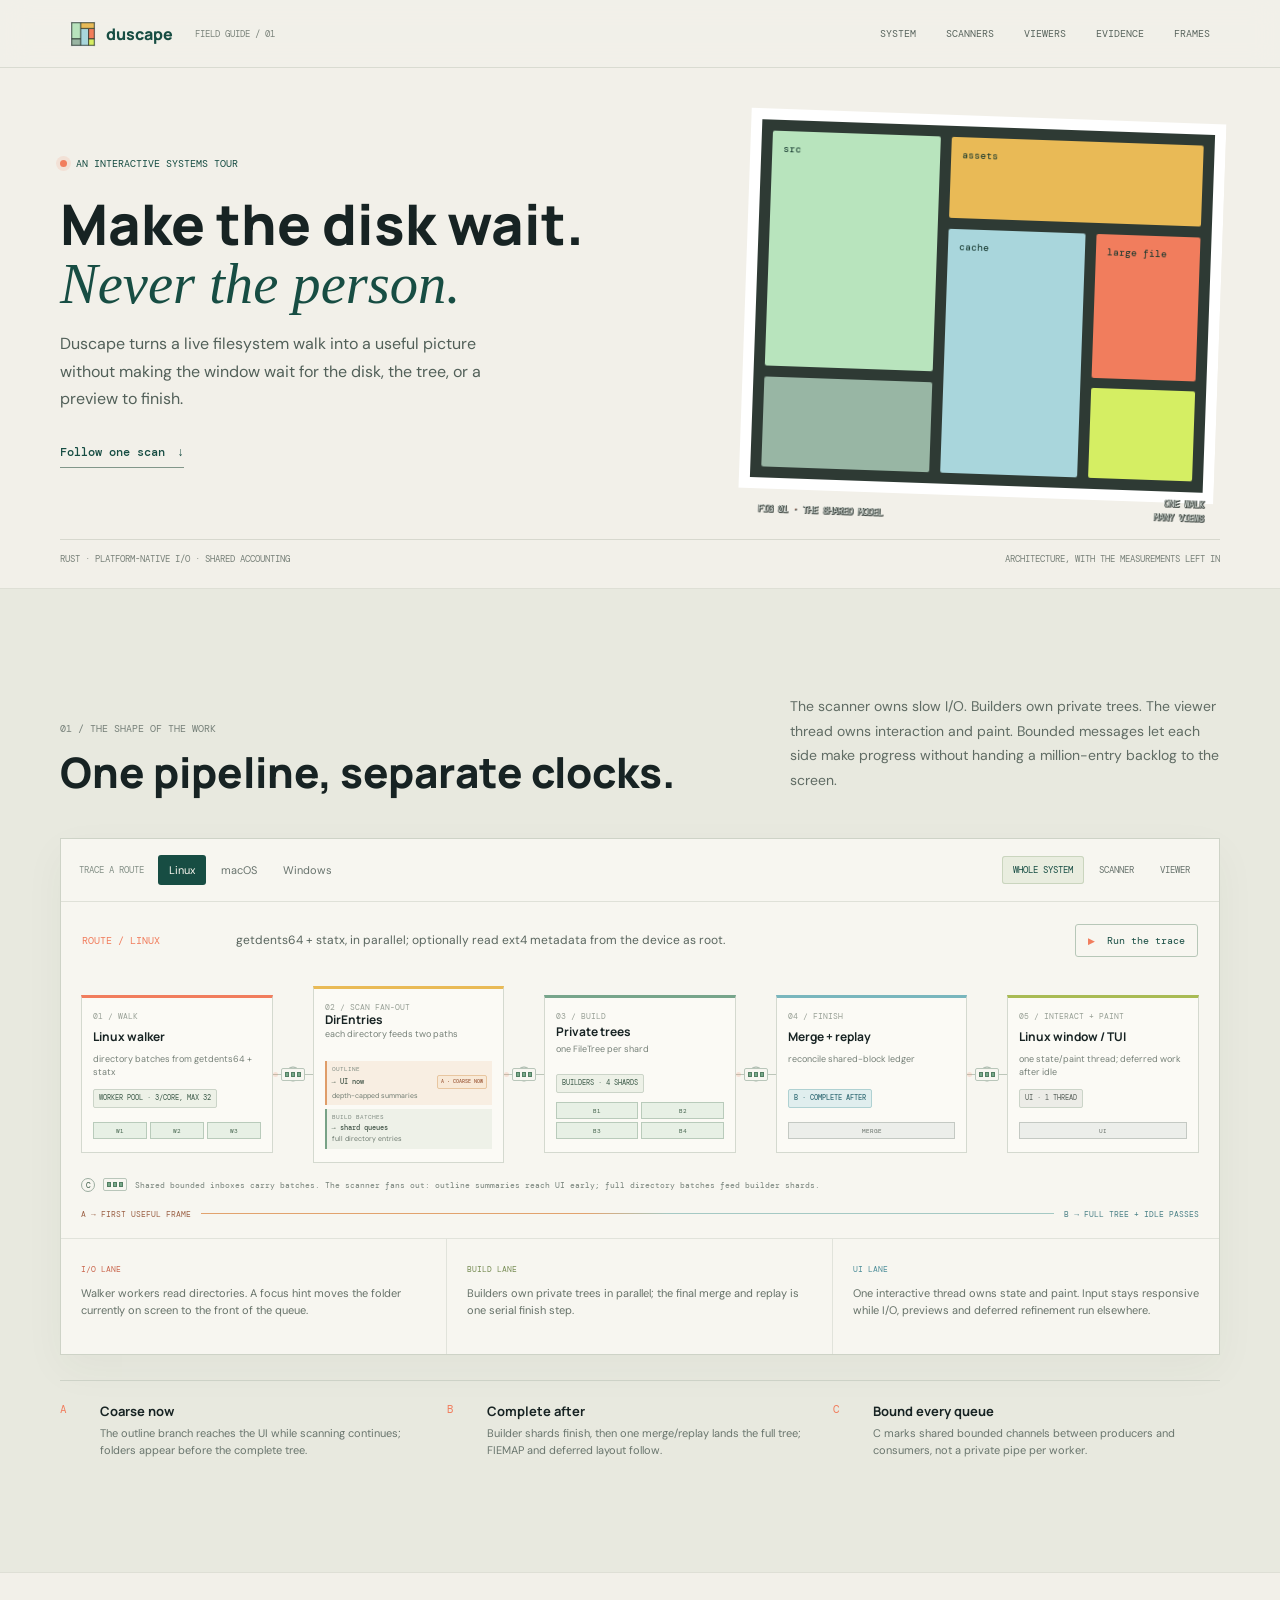
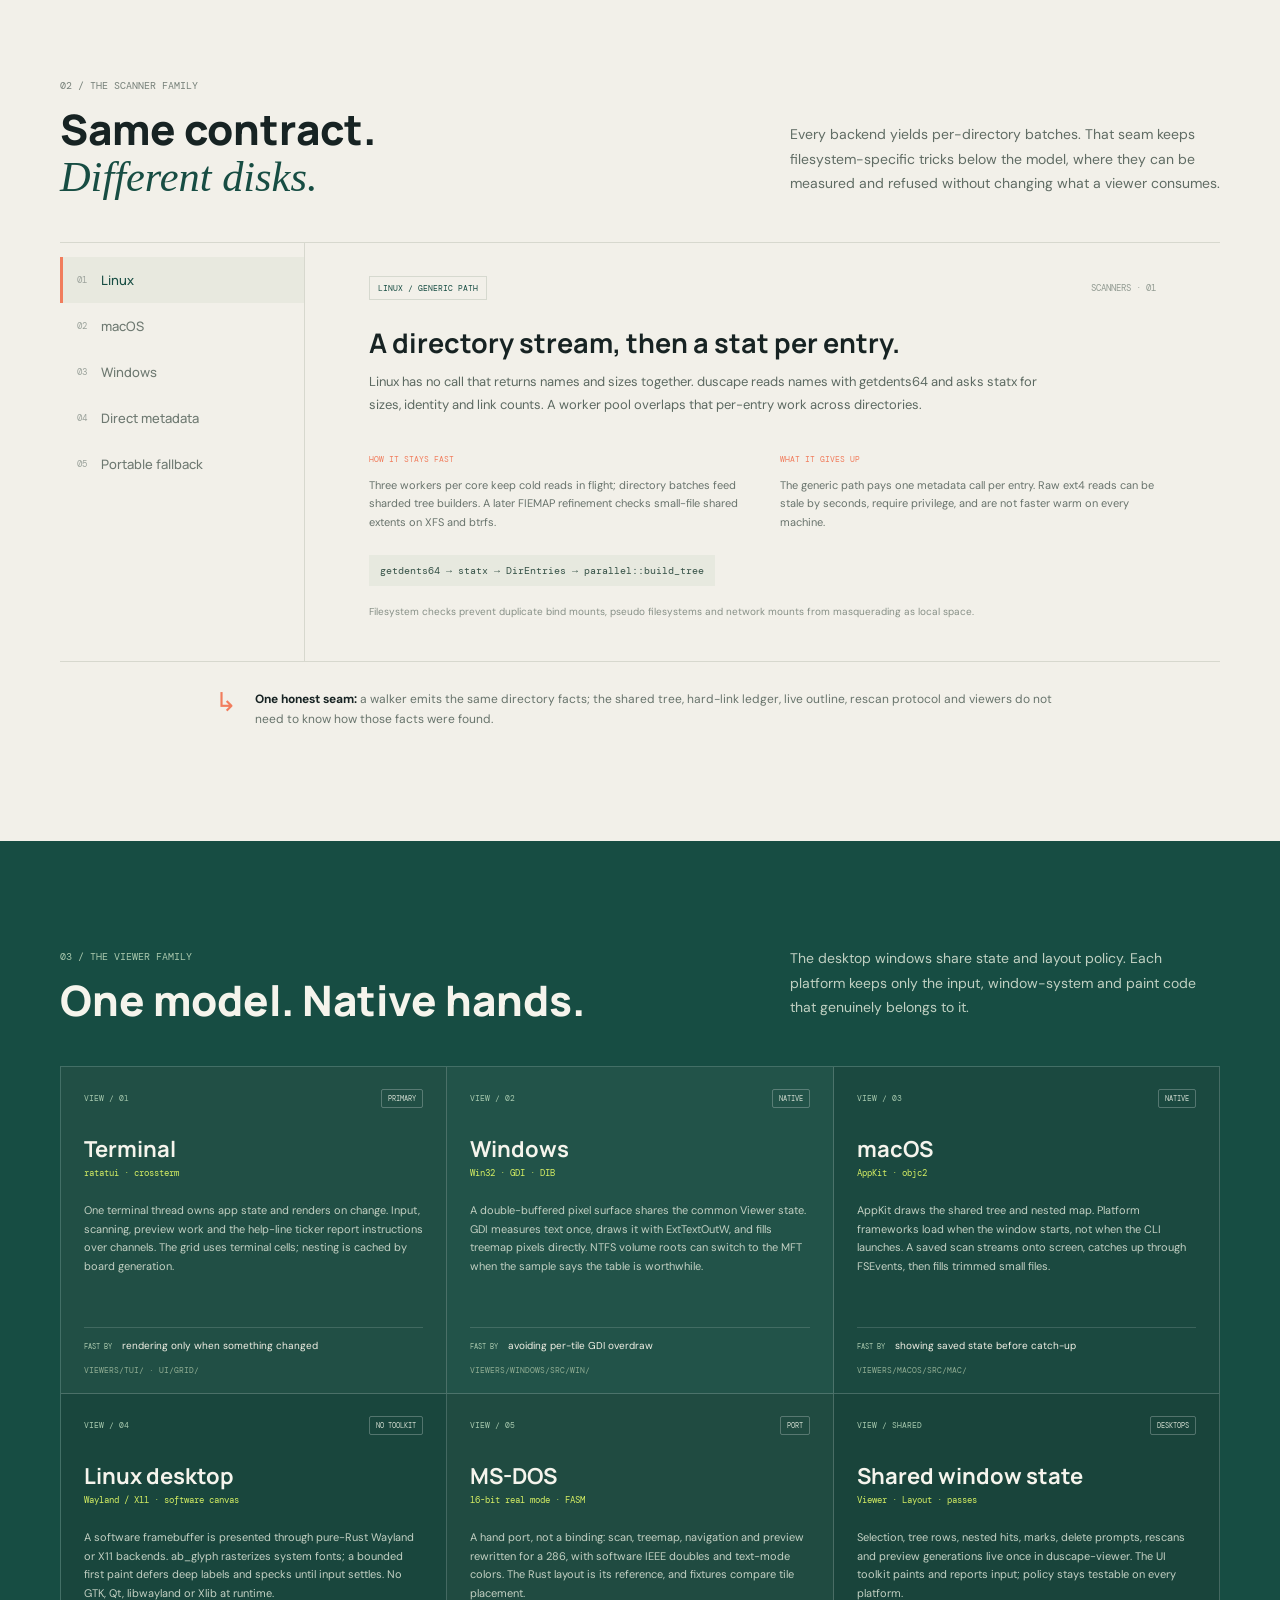
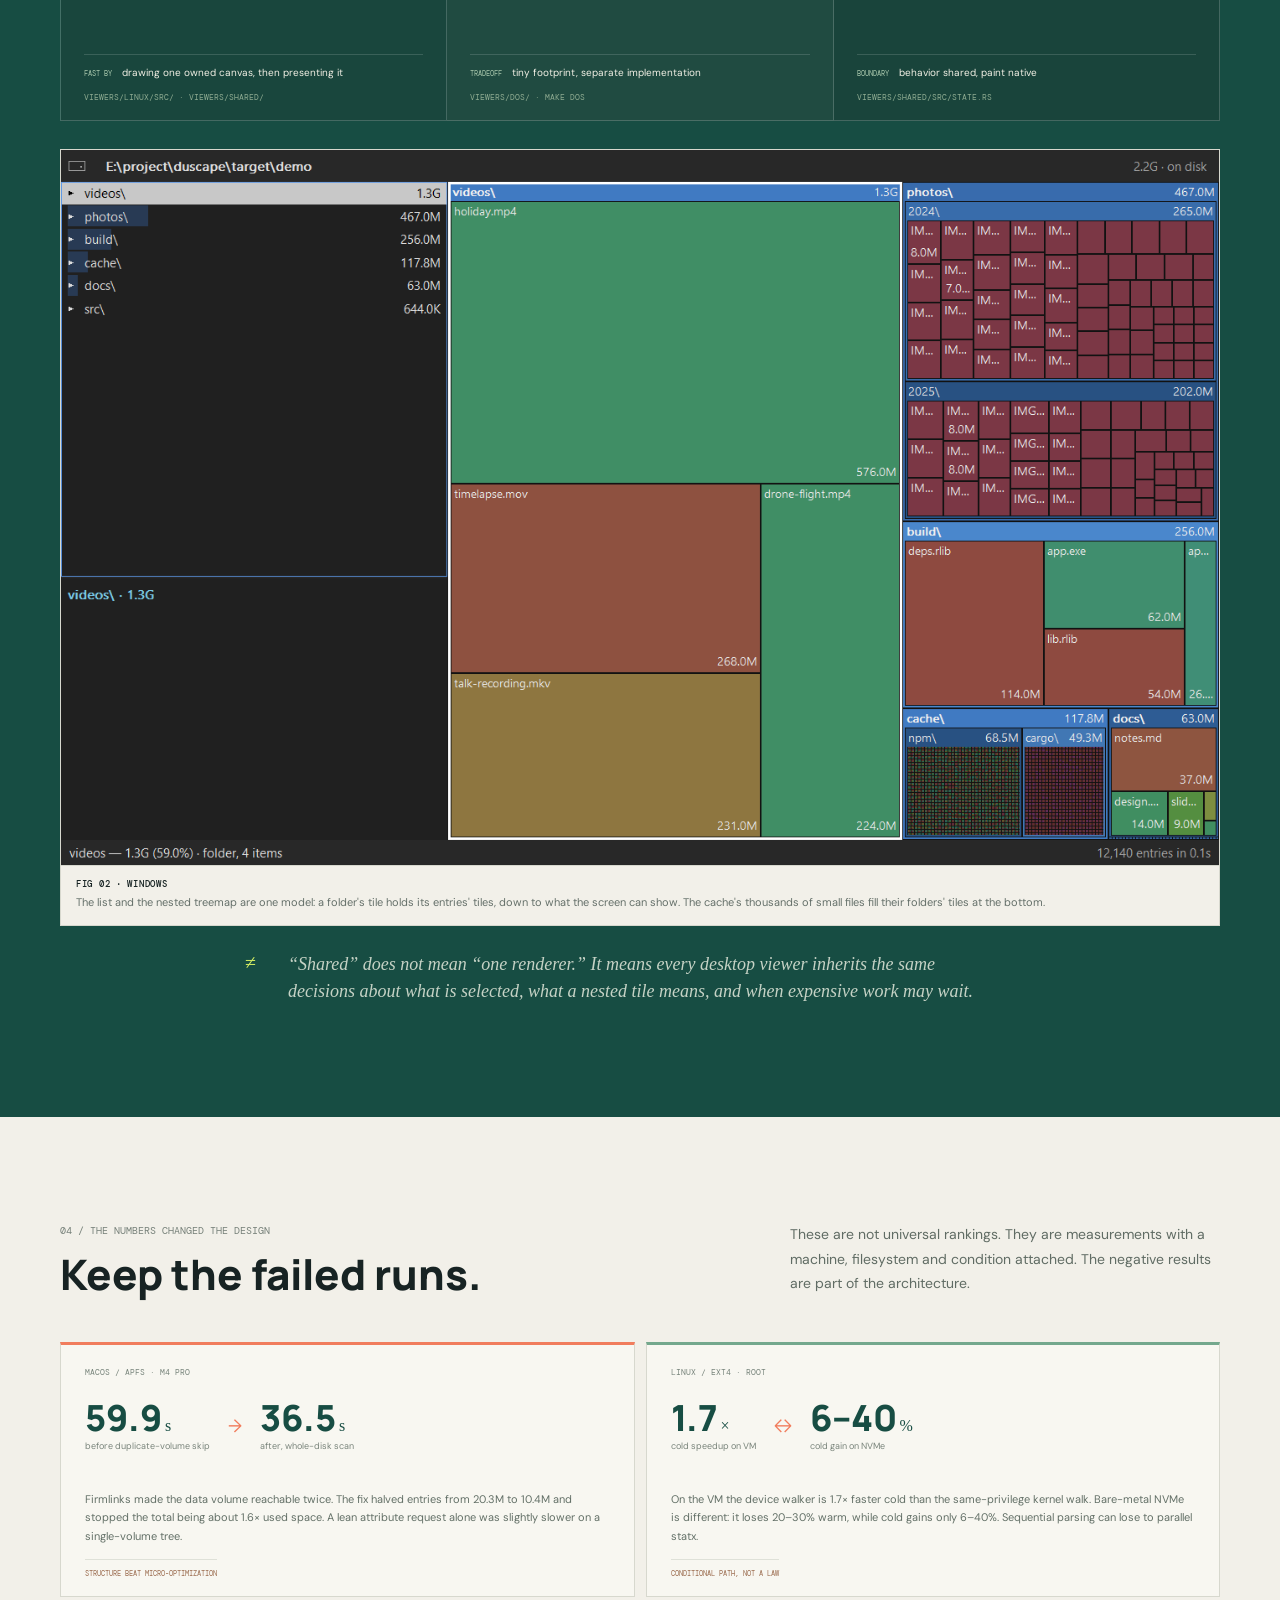
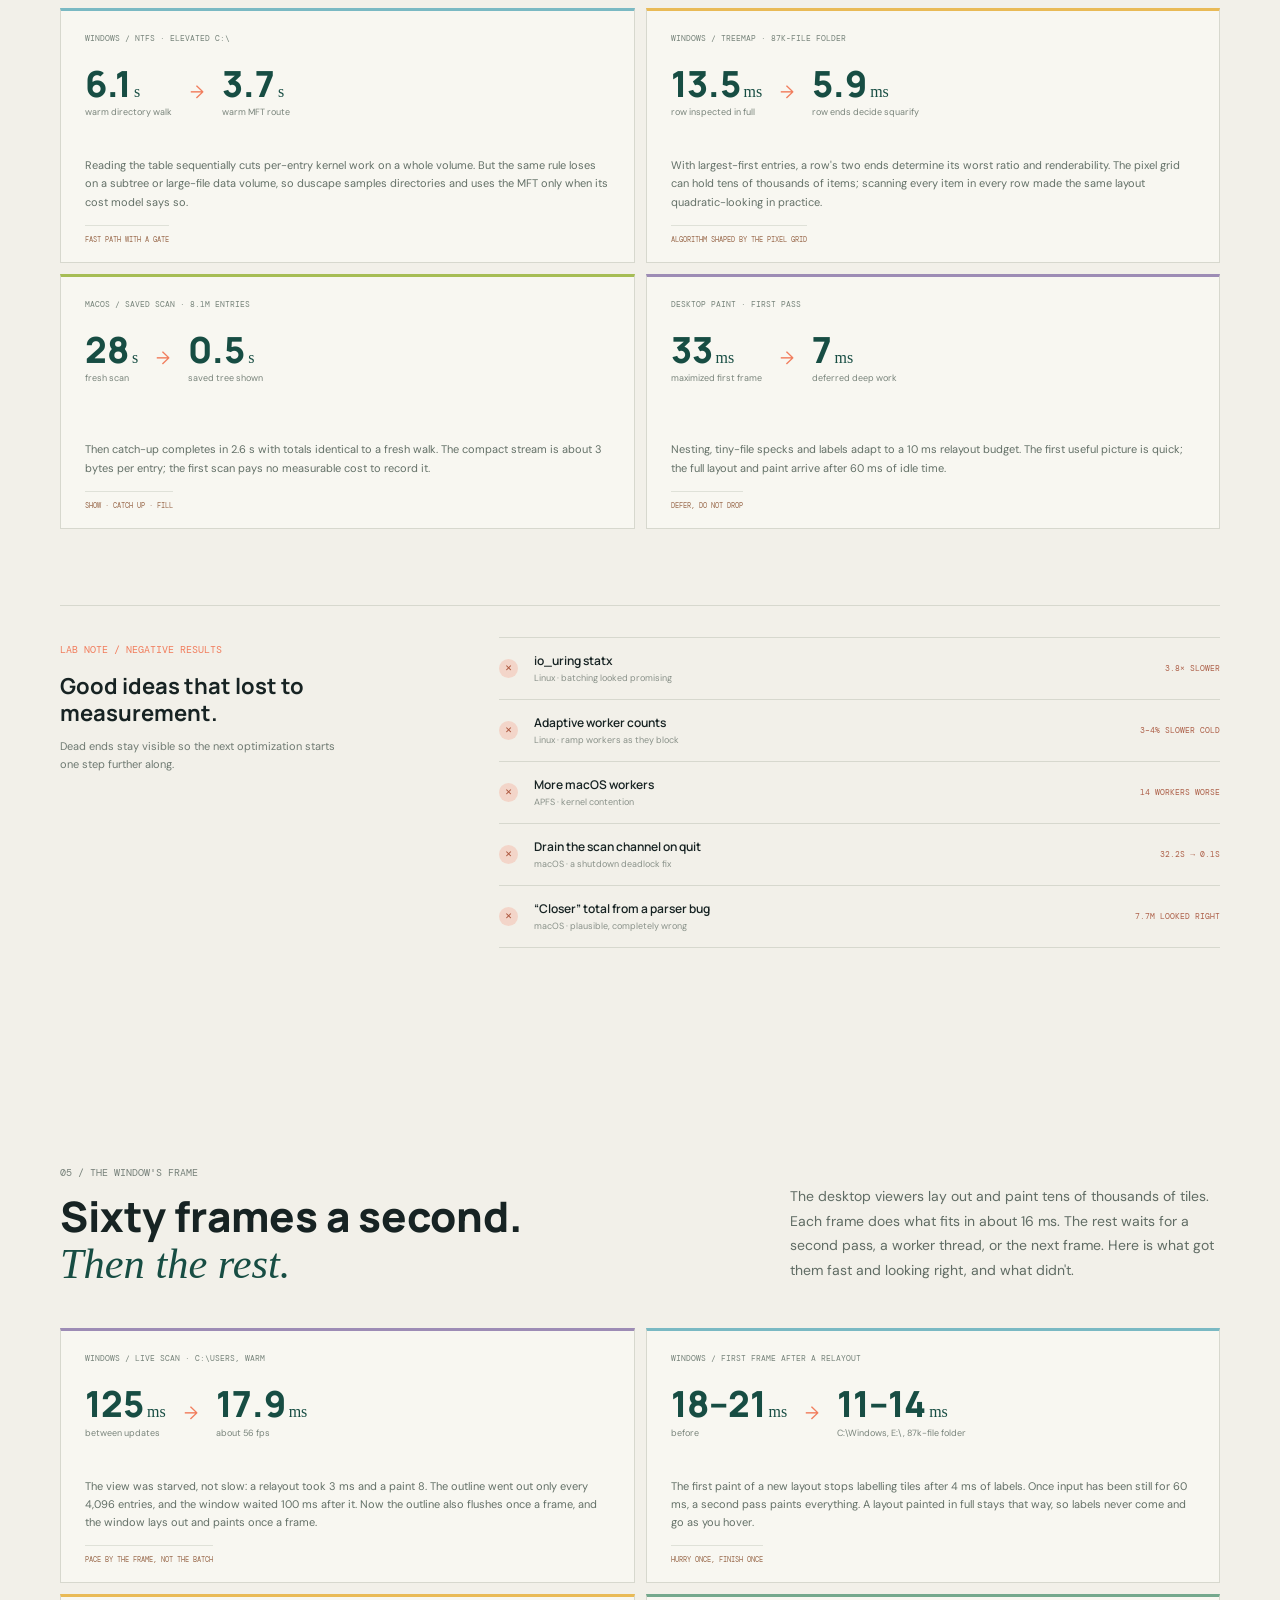
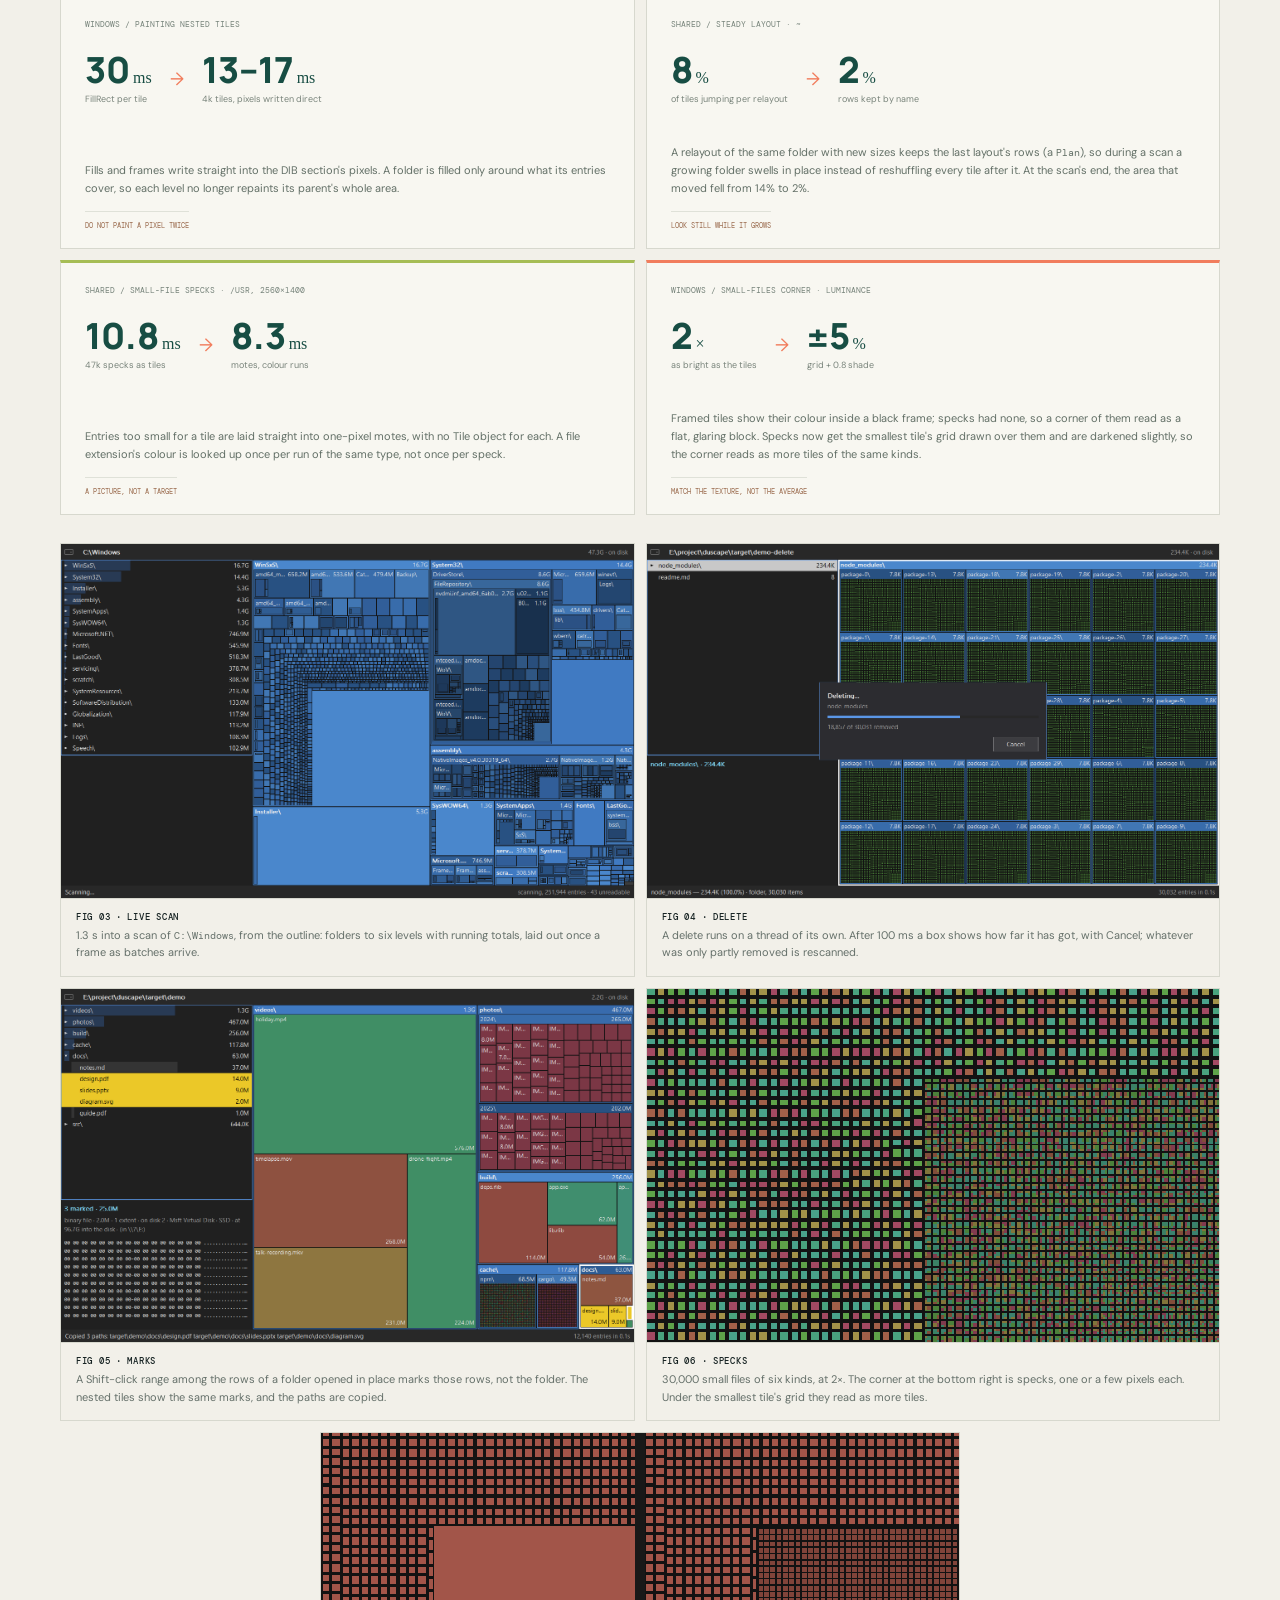
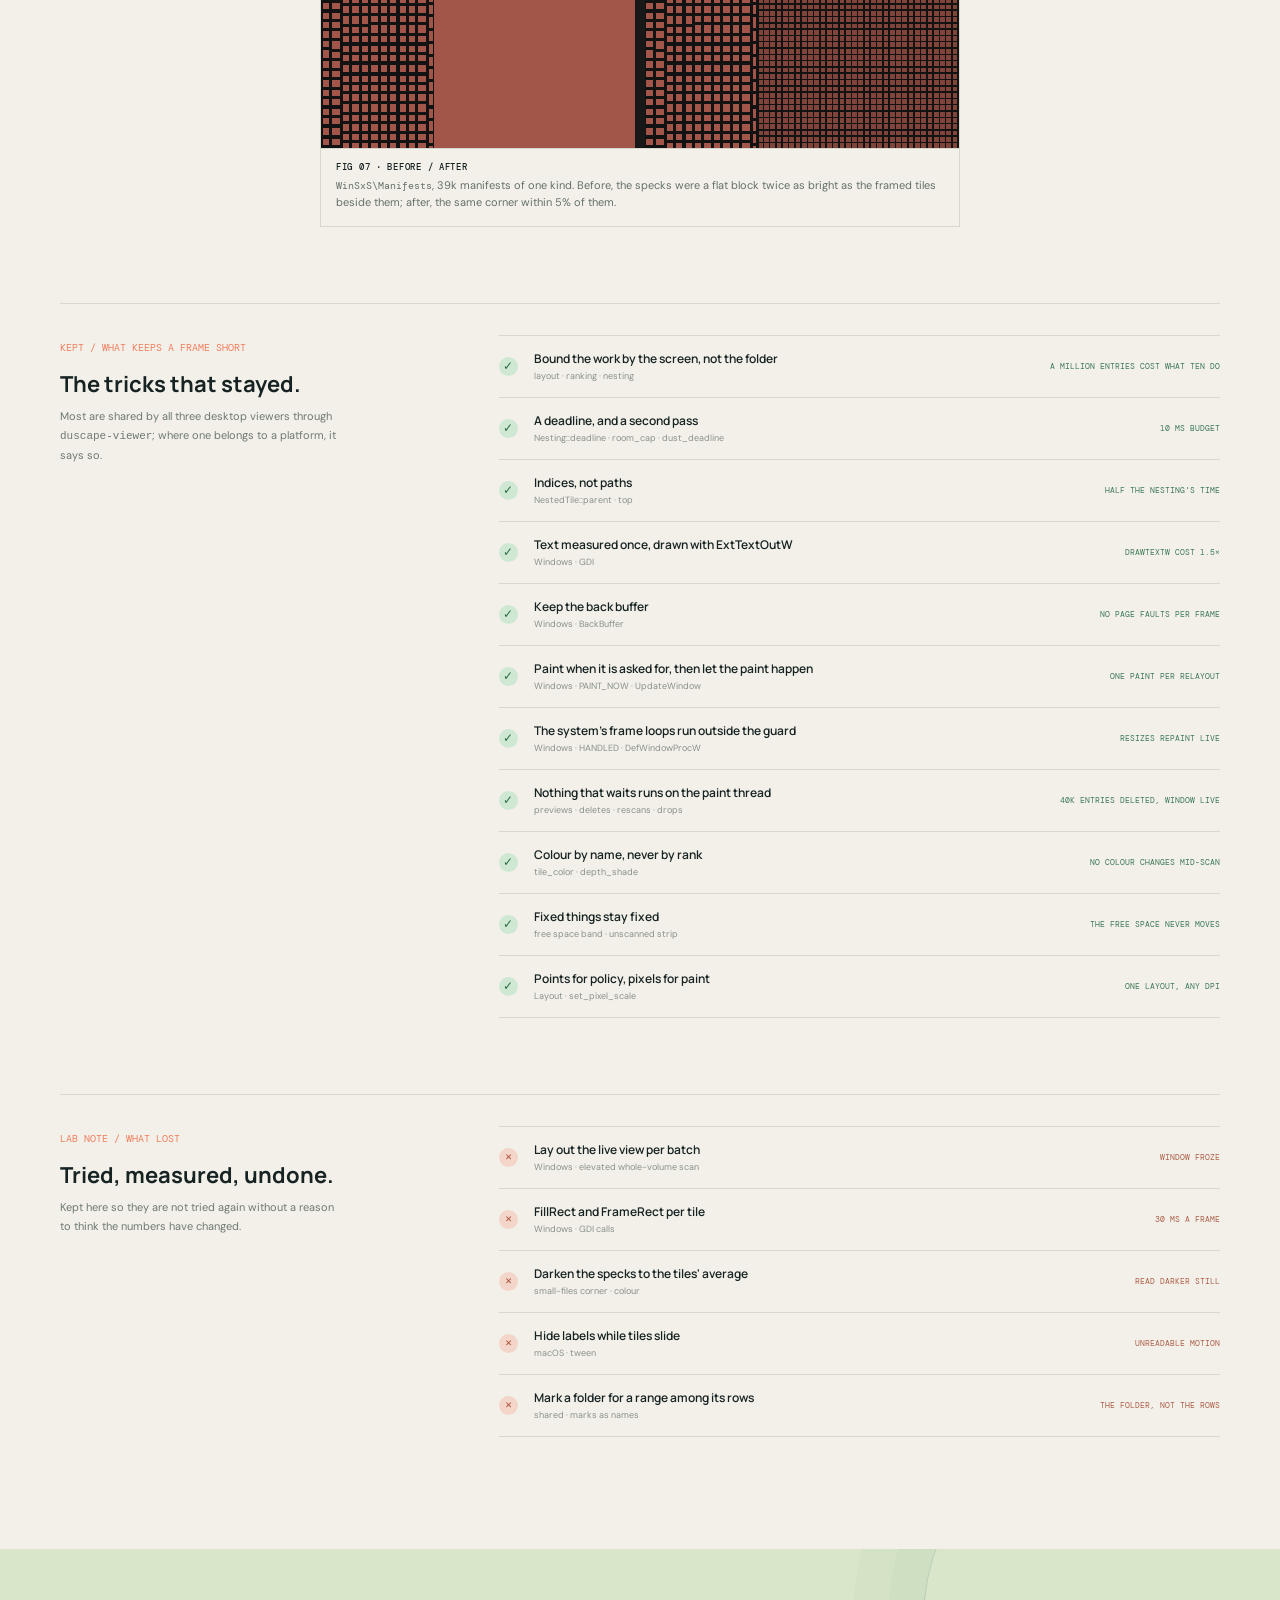
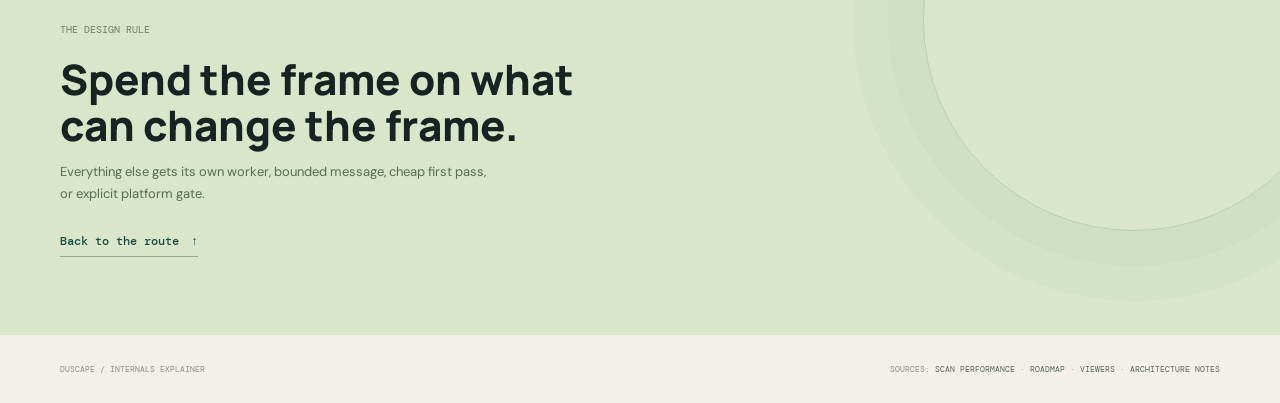
<file: docs/explainer/index.html>
<!doctype html>
<html lang="en">
<head>
  <meta charset="utf-8">
  <meta name="viewport" content="width=device-width, initial-scale=1">
  <meta name="theme-color" content="#f2f0e9">
  <title>Inside duscape | Systems, scanners, and speed</title>
  <link rel="icon" href="../../viewers/windows/duscape.ico" sizes="16x16 20x20 24x24 32x32 48x48 256x256" type="image/x-icon">
  <link rel="stylesheet" href="./explainer.css">
  <script type="module" src="./explainer.js"></script>
</head>
<body>
  <header class="topbar">
    <a class="wordmark" href="#top" aria-label="Duscape internals home"><img class="brand-icon" src="../../viewers/windows/duscape.ico" alt=""> duscape <span class="wordmark-note">FIELD GUIDE / 01</span></a>
    <nav aria-label="Page sections">
      <a href="#system">System</a><a href="#scanners">Scanners</a><a href="#viewers">Viewers</a><a href="#evidence">Evidence</a><a href="#frames">Frames</a>
    </nav>
  </header>

  <main id="top">
    <section class="hero page-width">
      <div class="hero-copy">
        <p class="eyebrow"><span class="eyebrow-dot"></span> An interactive systems tour</p>
        <h1>Make the disk wait.<br><em>Never the person.</em></h1>
        <p class="hero-intro">Duscape turns a live filesystem walk into a useful picture without making the window wait for the disk, the tree, or a preview to finish.</p>
        <a class="text-link" href="#system">Follow one scan <span aria-hidden="true">↓</span></a>
      </div>
      <div class="hero-art" aria-label="A treemap sketch composed of colored tiles">
        <div class="art-label">ONE WALK<br>MANY VIEWS</div><div class="tile tile-a"><span>src</span></div><div class="tile tile-b"><span>assets</span></div><div class="tile tile-c"><span>cache</span></div><div class="tile tile-d"><span>large file</span></div><div class="tile tile-e"></div><div class="tile tile-f"></div><div class="art-index">FIG 01 <span>·</span> THE SHARED MODEL</div>
      </div>
      <div class="hero-foot"><span>Rust · platform-native I/O · shared accounting</span><span>Architecture, with the measurements left in</span></div>
    </section>

    <section class="section system-section" id="system">
      <div class="page-width">
        <div class="section-heading"><div><p class="eyebrow">01 / The shape of the work</p><h2>One pipeline, separate clocks.</h2></div><p class="section-deck">The scanner owns slow I/O. Builders own private trees. The viewer thread owns interaction and paint. Bounded messages let each side make progress without handing a million-entry backlog to the screen.</p></div>
        <div class="explorer-shell">
          <div class="explorer-controls">
            <div class="control-group" role="group" aria-label="Choose a platform route"><span class="control-label">TRACE A ROUTE</span><button class="seg-button is-active" data-platform="linux" aria-pressed="true">Linux</button><button class="seg-button" data-platform="macos" aria-pressed="false">macOS</button><button class="seg-button" data-platform="windows" aria-pressed="false">Windows</button></div>
            <div class="control-group focus-controls" role="group" aria-label="Emphasize a pipeline layer"><button class="focus-button is-active" data-focus="all" aria-pressed="true">Whole system</button><button class="focus-button" data-focus="scan" aria-pressed="false">Scanner</button><button class="focus-button" data-focus="view" aria-pressed="false">Viewer</button></div>
          </div>
          <div class="route-caption" aria-live="polite"><span class="route-index" id="routeIndex">ROUTE / LINUX</span><p id="routeSummary">getdents64 + statx, in parallel; optionally read ext4 metadata from the device as root.</p><button class="run-button" id="runTrace" type="button"><span class="play-icon" aria-hidden="true">▶</span> Run the trace</button></div>
          <div class="pipeline" id="pipeline" data-focus="all" aria-label="Scan pipeline diagram">
            <div class="flow-node scan-node" data-layer="scan"><span class="node-kicker">01 / WALK</span><strong id="scannerNode">Linux walker</strong><small id="scannerNodeNote">directory batches from getdents64 + statx</small><span class="worker-badge" id="walkerWorkers">WORKER POOL · 3/CORE, MAX 32</span><div class="worker-bank worker-bank-walk" aria-hidden="true"><span class="worker-box">W1</span><span class="worker-box">W2</span><span class="worker-box">W3</span></div></div><div class="flow-link" aria-label="C: shared bounded message channel"><span class="flow-packet"></span><span class="channel-queue" aria-hidden="true"><i></i><i></i><i></i></span><span class="bound-marker">C</span></div>
            <div class="flow-node protocol-node" data-layer="scan"><span class="node-kicker">02 / SCAN FAN-OUT</span><strong>DirEntries</strong><small>each directory feeds two paths</small><div class="fanout-branches"><div class="fanout-branch fanout-live"><span>OUTLINE</span><strong>→ UI now</strong><small>depth-capped summaries</small><b class="principle-badge principle-a">A · COARSE NOW</b></div><div class="fanout-branch fanout-build"><span>BUILD BATCHES</span><strong>→ shard queues</strong><small>full directory entries</small></div></div></div><div class="flow-link" aria-label="C: shared bounded message channel"><span class="flow-packet"></span><span class="channel-queue" aria-hidden="true"><i></i><i></i><i></i></span><span class="bound-marker">C</span></div>
            <div class="flow-node build-node" data-layer="model"><span class="node-kicker">03 / BUILD</span><strong>Private trees</strong><small>one FileTree per shard</small><span class="worker-badge" id="builderWorkers">BUILDERS · 4 SHARDS</span><div class="worker-bank worker-bank-builders" id="builderBank" aria-hidden="true"><span class="worker-box" data-builder="1">B1</span><span class="worker-box" data-builder="2">B2</span><span class="worker-box" data-builder="3">B3</span><span class="worker-box" data-builder="4">B4</span></div></div><div class="flow-link" aria-label="C: shared bounded message channel"><span class="flow-packet"></span><span class="channel-queue" aria-hidden="true"><i></i><i></i><i></i></span><span class="bound-marker">C</span></div>
            <div class="flow-node model-node" data-layer="model"><span class="node-kicker">04 / FINISH</span><strong>Merge + replay</strong><small>reconcile shared-block ledger</small><span class="principle-badge principle-b">B · COMPLETE AFTER</span><div class="worker-bank worker-bank-serial" aria-label="One serial merge worker"><span class="worker-box">MERGE</span></div></div><div class="flow-link" aria-label="C: shared bounded message channel"><span class="flow-packet"></span><span class="channel-queue" aria-hidden="true"><i></i><i></i><i></i></span><span class="bound-marker">C</span></div>
            <div class="flow-node view-node" data-layer="view"><span class="node-kicker">05 / INTERACT + PAINT</span><strong id="viewerNode">Linux window / TUI</strong><small>one state/paint thread; deferred work after idle</small><span class="worker-badge worker-single" id="viewerWorkers">UI · 1 THREAD</span><div class="worker-bank worker-bank-serial" aria-label="One interactive UI thread"><span class="worker-box">UI</span></div></div>
          </div>
          <div class="channel-key"><span class="channel-key-mark">C</span><span class="channel-key-queue"><i></i><i></i><i></i></span><span>Shared bounded inboxes carry batches. The scanner fans out: outline summaries reach UI early; full directory batches feed builder shards.</span></div>
          <div class="pass-rail"><span class="pass-label">A → FIRST USEFUL FRAME</span><span class="pass-line"></span><span class="pass-label pass-later">B → FULL TREE + IDLE PASSES</span></div>
          <div class="lane-notes"><article><span class="lane-tag lane-io">I/O LANE</span><p id="ioLane">Walker workers read directories. A focus hint moves the folder currently on screen to the front of the queue.</p></article><article><span class="lane-tag lane-work">BUILD LANE</span><p>Builders own private trees in parallel; the final merge and replay is one serial finish step.</p></article><article><span class="lane-tag lane-ui">UI LANE</span><p>One interactive thread owns state and paint. Input stays responsive while I/O, previews and deferred refinement run elsewhere.</p></article></div>
        </div>
        <div class="principle-strip"><div><span class="principle-number">A</span><strong>Coarse now</strong><p>The outline branch reaches the UI while scanning continues; folders appear before the complete tree.</p></div><div><span class="principle-number">B</span><strong>Complete after</strong><p>Builder shards finish, then one merge/replay lands the full tree; FIEMAP and deferred layout follow.</p></div><div><span class="principle-number">C</span><strong>Bound every queue</strong><p>C marks shared bounded channels between producers and consumers, not a private pipe per worker.</p></div></div>
      </div>
    </section>

    <section class="section scanner-section" id="scanners">
      <div class="page-width">
        <div class="section-heading"><div><p class="eyebrow">02 / The scanner family</p><h2>Same contract.<br><em>Different disks.</em></h2></div><p class="section-deck">Every backend yields per-directory batches. That seam keeps filesystem-specific tricks below the model, where they can be measured and refused without changing what a viewer consumes.</p></div>
        <div class="scanner-layout">
          <div class="scanner-rail" role="tablist" aria-label="Scanner internals"><button class="scanner-tab is-active" id="tab-linux" role="tab" aria-selected="true" aria-controls="scanner-detail" data-scanner="linux"><span>01</span> Linux</button><button class="scanner-tab" id="tab-macos" role="tab" aria-selected="false" aria-controls="scanner-detail" data-scanner="macos"><span>02</span> macOS</button><button class="scanner-tab" id="tab-windows" role="tab" aria-selected="false" aria-controls="scanner-detail" data-scanner="windows"><span>03</span> Windows</button><button class="scanner-tab" id="tab-volume" role="tab" aria-selected="false" aria-controls="scanner-detail" data-scanner="volume"><span>04</span> Direct metadata</button><button class="scanner-tab" id="tab-portable" role="tab" aria-selected="false" aria-controls="scanner-detail" data-scanner="portable"><span>05</span> Portable fallback</button></div>
          <article class="scanner-detail" id="scanner-detail" role="tabpanel" aria-labelledby="tab-linux" aria-live="polite"><div class="detail-topline"><span class="detail-chip" id="scannerChip">LINUX / GENERIC PATH</span><span class="detail-index" id="scannerIndex">SCANNERS · 01</span></div><h3 id="scannerTitle">A directory stream, then a stat per entry.</h3><p class="detail-lead" id="scannerLead">Linux has no call that returns names and sizes together. duscape reads names with getdents64 and asks statx for sizes, identity and link counts. A worker pool overlaps that per-entry work across directories.</p><div class="detail-columns"><div><span class="mini-label">HOW IT STAYS FAST</span><p id="scannerFast">Three workers per core keep cold reads in flight; directory batches feed sharded tree builders. A later FIEMAP refinement checks small-file shared extents on XFS and btrfs.</p></div><div><span class="mini-label">WHAT IT GIVES UP</span><p id="scannerTradeoff">The generic path pays one metadata call per entry. Raw ext4 reads can be stale by seconds, require privilege, and are not faster warm on every machine.</p></div></div><div class="detail-code" id="scannerMechanism">getdents64 → statx → DirEntries → parallel::build_tree</div><div class="detail-foot" id="scannerFoot">Filesystem checks prevent duplicate bind mounts, pseudo filesystems and network mounts from masquerading as local space.</div></article>
        </div>
        <div class="scan-family-note"><span class="note-symbol">↳</span><p><strong>One honest seam:</strong> a walker emits the same directory facts; the shared tree, hard-link ledger, live outline, rescan protocol and viewers do not need to know how those facts were found.</p></div>
      </div>
    </section>

    <section class="section viewer-section" id="viewers">
      <div class="page-width">
        <div class="section-heading"><div><p class="eyebrow">03 / The viewer family</p><h2>One model. Native hands.</h2></div><p class="section-deck">The desktop windows share state and layout policy. Each platform keeps only the input, window-system and paint code that genuinely belongs to it.</p></div>
        <div class="viewer-grid">
          <article class="viewer-card viewer-terminal"><div class="viewer-card-head"><span class="viewer-index">VIEW / 01</span><span class="viewer-badge">PRIMARY</span></div><h3>Terminal</h3><p class="viewer-sub">ratatui · crossterm</p><p>One terminal thread owns app state and renders on change. Input, scanning, preview work and the help-line ticker report instructions over channels. The grid uses terminal cells; nesting is cached by board generation.</p><div class="viewer-why"><span>FAST BY</span> rendering only when something changed</div><div class="viewer-file">viewers/tui/ · ui/grid/</div></article>
          <article class="viewer-card viewer-windows"><div class="viewer-card-head"><span class="viewer-index">VIEW / 02</span><span class="viewer-badge">NATIVE</span></div><h3>Windows</h3><p class="viewer-sub">Win32 · GDI · DIB</p><p>A double-buffered pixel surface shares the common Viewer state. GDI measures text once, draws it with ExtTextOutW, and fills treemap pixels directly. NTFS volume roots can switch to the MFT when the sample says the table is worthwhile.</p><div class="viewer-why"><span>FAST BY</span> avoiding per-tile GDI overdraw</div><div class="viewer-file">viewers/windows/src/win/</div></article>
          <article class="viewer-card viewer-macos"><div class="viewer-card-head"><span class="viewer-index">VIEW / 03</span><span class="viewer-badge">NATIVE</span></div><h3>macOS</h3><p class="viewer-sub">AppKit · objc2</p><p>AppKit draws the shared tree and nested map. Platform frameworks load when the window starts, not when the CLI launches. A saved scan streams onto screen, catches up through FSEvents, then fills trimmed small files.</p><div class="viewer-why"><span>FAST BY</span> showing saved state before catch-up</div><div class="viewer-file">viewers/macos/src/mac/</div></article>
          <article class="viewer-card viewer-linux"><div class="viewer-card-head"><span class="viewer-index">VIEW / 04</span><span class="viewer-badge">NO TOOLKIT</span></div><h3>Linux desktop</h3><p class="viewer-sub">Wayland / X11 · software canvas</p><p>A software framebuffer is presented through pure-Rust Wayland or X11 backends. ab_glyph rasterizes system fonts; a bounded first paint defers deep labels and specks until input settles. No GTK, Qt, libwayland or Xlib at runtime.</p><div class="viewer-why"><span>FAST BY</span> drawing one owned canvas, then presenting it</div><div class="viewer-file">viewers/linux/src/ · viewers/shared/</div></article>
          <article class="viewer-card viewer-dos"><div class="viewer-card-head"><span class="viewer-index">VIEW / 05</span><span class="viewer-badge">PORT</span></div><h3>MS-DOS</h3><p class="viewer-sub">16-bit real mode · FASM</p><p>A hand port, not a binding: scan, treemap, navigation and preview rewritten for a 286, with software IEEE doubles and text-mode colors. The Rust layout is its reference, and fixtures compare tile placement.</p><div class="viewer-why"><span>TRADEOFF</span> tiny footprint, separate implementation</div><div class="viewer-file">viewers/dos/ · make dos</div></article>
          <article class="viewer-card viewer-shared"><div class="viewer-card-head"><span class="viewer-index">VIEW / SHARED</span><span class="viewer-badge">DESKTOPS</span></div><h3>Shared window state</h3><p class="viewer-sub">Viewer · Layout · passes</p><p>Selection, tree rows, nested hits, marks, delete prompts, rescans and preview generations live once in duscape-viewer. The UI toolkit paints and reports input; policy stays testable on every platform.</p><div class="viewer-why"><span>BOUNDARY</span> behavior shared, paint native</div><div class="viewer-file">viewers/shared/src/state.rs</div></article>
        </div>
        <figure class="shot-figure shot-wide"><img src="./img/window-overview.png" width="1382" height="853" loading="lazy" alt="The Windows window on a demo folder: on the left the folder's entries as a list, largest first, each folder with an expander; on the right a nested treemap of videos, photos by year, build output, a cache of small files and documents, each folder's tiles inside its own."><figcaption><span>FIG 02 · WINDOWS</span> The list and the nested treemap are one model: a folder's tile holds its entries' tiles, down to what the screen can show. The cache's thousands of small files fill their folders' tiles at the bottom.</figcaption></figure>
        <div class="viewer-rule"><span class="rule-mark">≠</span><p>“Shared” does not mean “one renderer.” It means every desktop viewer inherits the same decisions about what is selected, what a nested tile means, and when expensive work may wait.</p></div>
      </div>
    </section>

    <section class="section evidence-section" id="evidence">
      <div class="page-width">
        <div class="section-heading evidence-heading"><div><p class="eyebrow">04 / The numbers changed the design</p><h2>Keep the failed runs.</h2></div><p class="section-deck">These are not universal rankings. They are measurements with a machine, filesystem and condition attached. The negative results are part of the architecture.</p></div>
        <div class="evidence-grid">
          <article class="evidence-card evidence-macos"><div class="evidence-overline">MACOS / APFS · M4 PRO</div><div class="metric-pair"><div><strong>59.9<span>s</span></strong><small>before duplicate-volume skip</small></div><span class="metric-arrow">→</span><div><strong>36.5<span>s</span></strong><small>after, whole-disk scan</small></div></div><p>Firmlinks made the data volume reachable twice. The fix halved entries from 20.3M to 10.4M and stopped the total being about 1.6× used space. A lean attribute request alone was slightly slower on a single-volume tree.</p><div class="evidence-tag">STRUCTURE BEAT MICRO-OPTIMIZATION</div></article>
          <article class="evidence-card evidence-linux"><div class="evidence-overline">LINUX / EXT4 · ROOT</div><div class="metric-pair"><div><strong>1.7<span>×</span></strong><small>cold speedup on VM</small></div><span class="metric-arrow">↔</span><div><strong>6–40<span>%</span></strong><small>cold gain on NVMe</small></div></div><p>On the VM the device walker is 1.7× faster cold than the same-privilege kernel walk. Bare-metal NVMe is different: it loses 20–30% warm, while cold gains only 6–40%. Sequential parsing can lose to parallel statx.</p><div class="evidence-tag">CONDITIONAL PATH, NOT A LAW</div></article>
          <article class="evidence-card evidence-windows"><div class="evidence-overline">WINDOWS / NTFS · ELEVATED C:\</div><div class="metric-pair"><div><strong>6.1<span>s</span></strong><small>warm directory walk</small></div><span class="metric-arrow">→</span><div><strong>3.7<span>s</span></strong><small>warm MFT route</small></div></div><p>Reading the table sequentially cuts per-entry kernel work on a whole volume. But the same rule loses on a subtree or large-file data volume, so duscape samples directories and uses the MFT only when its cost model says so.</p><div class="evidence-tag">FAST PATH WITH A GATE</div></article>
          <article class="evidence-card evidence-layout"><div class="evidence-overline">WINDOWS / TREEMAP · 87K-FILE FOLDER</div><div class="metric-pair"><div><strong>13.5<span>ms</span></strong><small>row inspected in full</small></div><span class="metric-arrow">→</span><div><strong>5.9<span>ms</span></strong><small>row ends decide squarify</small></div></div><p>With largest-first entries, a row's two ends determine its worst ratio and renderability. The pixel grid can hold tens of thousands of items; scanning every item in every row made the same layout quadratic-looking in practice.</p><div class="evidence-tag">ALGORITHM SHAPED BY THE PIXEL GRID</div></article>
          <article class="evidence-card evidence-cache"><div class="evidence-overline">MACOS / SAVED SCAN · 8.1M ENTRIES</div><div class="metric-pair"><div><strong>28<span>s</span></strong><small>fresh scan</small></div><span class="metric-arrow">→</span><div><strong>0.5<span>s</span></strong><small>saved tree shown</small></div></div><p>Then catch-up completes in 2.6 s with totals identical to a fresh walk. The compact stream is about 3 bytes per entry; the first scan pays no measurable cost to record it.</p><div class="evidence-tag">SHOW · CATCH UP · FILL</div></article>
          <article class="evidence-card evidence-frame"><div class="evidence-overline">DESKTOP PAINT · FIRST PASS</div><div class="metric-pair"><div><strong>33<span>ms</span></strong><small>maximized first frame</small></div><span class="metric-arrow">→</span><div><strong>7<span>ms</span></strong><small>deferred deep work</small></div></div><p>Nesting, tiny-file specks and labels adapt to a 10 ms relayout budget. The first useful picture is quick; the full layout and paint arrive after 60 ms of idle time.</p><div class="evidence-tag">DEFER, DO NOT DROP</div></article>
        </div>
        <div class="experiments"><div class="experiments-title"><span class="eyebrow">LAB NOTE / NEGATIVE RESULTS</span><h3>Good ideas that lost to measurement.</h3><p>Dead ends stay visible so the next optimization starts one step further along.</p></div><div class="experiment-list">
          <details><summary><span class="experiment-mark">×</span><span><strong>io_uring statx</strong><small>Linux · batching looked promising</small></span><span class="experiment-result">3.8× slower</span></summary><p>Submission overhead and the way the kernel handled these metadata requests lost to plain statx. It is listed as not worth revisiting, not a dormant “maybe faster” path.</p></details>
          <details><summary><span class="experiment-mark">×</span><span><strong>Adaptive worker counts</strong><small>Linux · ramp workers as they block</small></span><span class="experiment-result">3–4% slower cold</span></summary><p>The cold ramp cost more than it saved on warm runs, where wall time was not builder-bound. Revisit only with a machine whose core count substantially exceeds what its disk can feed.</p></details>
          <details><summary><span class="experiment-mark">×</span><span><strong>More macOS workers</strong><small>APFS · kernel contention</small></span><span class="experiment-result">14 workers worse</span></summary><p>At eight workers the whole-disk scan used 185 seconds of system time against 7 seconds of user time; at fourteen, kernel time per entry rose from about 5 μs to 28 μs. The measured macOS cap is now six.</p></details>
          <details><summary><span class="experiment-mark">×</span><span><strong>Drain the scan channel on quit</strong><small>macOS · a shutdown deadlock fix</small></span><span class="experiment-result">32.2s → 0.1s</span></summary><p>Draining freed blocked senders by accepting all their sends, which let workers finish the entire disk. A stop flag checked by the queue fixed the actual cancellation behavior.</p></details>
          <details><summary><span class="experiment-mark">×</span><span><strong>“Closer” total from a parser bug</strong><small>macOS · plausible, completely wrong</small></span><span class="experiment-result">7.7M looked right</span></summary><p>A missing directory attribute shifted the parser into name bytes or dropped a subtree. The scan total looked closer to expected; the 233,390 unreadable entries exposed the bug. Counts and errors are checks, not decoration.</p></details>
        </div></div>
      </div>
    </section>

    <section class="section frames-section" id="frames">
      <div class="page-width">
        <div class="section-heading"><div><p class="eyebrow">05 / The window's frame</p><h2>Sixty frames a second.<br><em>Then the rest.</em></h2></div><p class="section-deck">The desktop viewers lay out and paint tens of thousands of tiles. Each frame does what fits in about 16 ms. The rest waits for a second pass, a worker thread, or the next frame. Here is what got them fast and looking right, and what didn't.</p></div>
        <div class="evidence-grid">
          <article class="evidence-card evidence-frame"><div class="evidence-overline">WINDOWS / LIVE SCAN · C:\USERS, WARM</div><div class="metric-pair"><div><strong>125<span>ms</span></strong><small>between updates</small></div><span class="metric-arrow">→</span><div><strong>17.9<span>ms</span></strong><small>about 56 fps</small></div></div><p>The view was starved, not slow: a relayout took 3 ms and a paint 8. The outline went out only every 4,096 entries, and the window waited 100 ms after it. Now the outline also flushes once a frame, and the window lays out and paints once a frame.</p><div class="evidence-tag">PACE BY THE FRAME, NOT THE BATCH</div></article>
          <article class="evidence-card evidence-windows"><div class="evidence-overline">WINDOWS / FIRST FRAME AFTER A RELAYOUT</div><div class="metric-pair"><div><strong>18–21<span>ms</span></strong><small>before</small></div><span class="metric-arrow">→</span><div><strong>11–14<span>ms</span></strong><small>C:\Windows, E:\, 87k-file folder</small></div></div><p>The first paint of a new layout stops labelling tiles after 4 ms of labels. Once input has been still for 60 ms, a second pass paints everything. A layout painted in full stays that way, so labels never come and go as you hover.</p><div class="evidence-tag">HURRY ONCE, FINISH ONCE</div></article>
          <article class="evidence-card evidence-layout"><div class="evidence-overline">WINDOWS / PAINTING NESTED TILES</div><div class="metric-pair"><div><strong>30<span>ms</span></strong><small>FillRect per tile</small></div><span class="metric-arrow">→</span><div><strong>13–17<span>ms</span></strong><small>4k tiles, pixels written direct</small></div></div><p>Fills and frames write straight into the DIB section's pixels. A folder is filled only around what its entries cover, so each level no longer repaints its parent's whole area.</p><div class="evidence-tag">DO NOT PAINT A PIXEL TWICE</div></article>
          <article class="evidence-card evidence-linux"><div class="evidence-overline">SHARED / STEADY LAYOUT · ~</div><div class="metric-pair"><div><strong>8<span>%</span></strong><small>of tiles jumping per relayout</small></div><span class="metric-arrow">→</span><div><strong>2<span>%</span></strong><small>rows kept by name</small></div></div><p>A relayout of the same folder with new sizes keeps the last layout's rows (a <code>Plan</code>), so during a scan a growing folder swells in place instead of reshuffling every tile after it. At the scan's end, the area that moved fell from 14% to 2%.</p><div class="evidence-tag">LOOK STILL WHILE IT GROWS</div></article>
          <article class="evidence-card evidence-cache"><div class="evidence-overline">SHARED / SMALL-FILE SPECKS · /USR, 2560×1400</div><div class="metric-pair"><div><strong>10.8<span>ms</span></strong><small>47k specks as tiles</small></div><span class="metric-arrow">→</span><div><strong>8.3<span>ms</span></strong><small>motes, colour runs</small></div></div><p>Entries too small for a tile are laid straight into one-pixel motes, with no Tile object for each. A file extension's colour is looked up once per run of the same type, not once per speck.</p><div class="evidence-tag">A PICTURE, NOT A TARGET</div></article>
          <article class="evidence-card evidence-macos"><div class="evidence-overline">WINDOWS / SMALL-FILES CORNER · LUMINANCE</div><div class="metric-pair"><div><strong>2<span>×</span></strong><small>as bright as the tiles</small></div><span class="metric-arrow">→</span><div><strong>±5<span>%</span></strong><small>grid + 0.8 shade</small></div></div><p>Framed tiles show their colour inside a black frame; specks had none, so a corner of them read as a flat, glaring block. Specks now get the smallest tile's grid drawn over them and are darkened slightly, so the corner reads as more tiles of the same kinds.</p><div class="evidence-tag">MATCH THE TEXTURE, NOT THE AVERAGE</div></article>
        </div>

        <!-- Screenshots: the Windows window (release build) at 1400x900, 125% scale, 2026-10-05,
             captured with PrintWindow after posted keys and clicks, client area only. Their folders
             hold nothing personal: a generated demo tree under target/, C:\Windows, and a test
             folder of numbered files. Crops are 2x, nearest neighbour. -->
        <div class="shot-grid">
          <figure class="shot-figure"><img src="./img/window-live-scan.png" width="1382" height="853" loading="lazy" alt="The window scanning C:\Windows: the treemap already laid out from the live outline, with folders sized by what the scan has found so far and the status bar reading scanning, 251,944 entries."><figcaption><span>FIG 03 · LIVE SCAN</span> 1.3 s into a scan of <code>C:\Windows</code>, from the outline: folders to six levels with running totals, laid out once a frame as batches arrive.</figcaption></figure>
          <figure class="shot-figure"><img src="./img/window-delete.png" width="1382" height="853" loading="lazy" alt="The window deleting a node_modules folder of 30,000 files: a box over the treemap reads Deleting, node_modules, a progress bar, 18,857 of 30,031 removed, and a Cancel button."><figcaption><span>FIG 04 · DELETE</span> A delete runs on a thread of its own. After 100 ms a box shows how far it has got, with Cancel; whatever was only partly removed is rescanned.</figcaption></figure>
          <figure class="shot-figure"><img src="./img/window-marks.png" width="1382" height="853" loading="lazy" alt="The docs folder opened in place in the list, three of its rows marked in yellow by a Shift-click range, and their tiles inside the docs tile marked yellow too; the panel reads 3 marked, 25.0M."><figcaption><span>FIG 05 · MARKS</span> A Shift-click range among the rows of a folder opened in place marks those rows, not the folder. The nested tiles show the same marks, and the paths are copied.</figcaption></figure>
          <figure class="shot-figure"><img src="./img/window-specks-zoom.png" width="600" height="370" loading="lazy" alt="A close-up at twice the size: small framed tiles in several colours at the top and left; at the bottom right, a corner of one-pixel specks in the same colours under a fine dark grid, reading as more tiles."><figcaption><span>FIG 06 · SPECKS</span> 30,000 small files of six kinds, at 2×. The corner at the bottom right is specks, one or a few pixels each. Under the smallest tile's grid they read as more tiles.</figcaption></figure>
        </div>
        <figure class="shot-figure shot-pair"><img src="./img/window-specks-before-after.png" width="812" height="400" loading="lazy" alt="Two close-ups of the same corner of C:\Windows\WinSxS\Manifests at twice the size. Left, before: framed tiles around a flat, bright block of one colour. Right, after: the block is a fine grid in the same colour, about as bright as the tiles."><figcaption><span>FIG 07 · BEFORE / AFTER</span> <code>WinSxS\Manifests</code>, 39k manifests of one kind. Before, the specks were a flat block twice as bright as the framed tiles beside them; after, the same corner within 5% of them.</figcaption></figure>

        <div class="experiments"><div class="experiments-title"><span class="eyebrow">KEPT / WHAT KEEPS A FRAME SHORT</span><h3>The tricks that stayed.</h3><p>Most are shared by all three desktop viewers through <code>duscape-viewer</code>; where one belongs to a platform, it says so.</p></div><div class="experiment-list">
          <details><summary><span class="experiment-mark is-kept">✓</span><span><strong>Bound the work by the screen, not the folder</strong><small>layout · ranking · nesting</small></span><span class="experiment-result is-kept">a million entries cost what ten do</span></summary><p>A folder is ranked only as far as its tiles have room. Nesting stops where an inside is too small for two of the smallest tiles. The total number of tiles is capped by the area at the smallest tile size. The board is laid out in one-pixel cells, so there are as many tiles as the window can show, and no more.</p></details>
          <details><summary><span class="experiment-mark is-kept">✓</span><span><strong>A deadline, and a second pass</strong><small>Nesting::deadline · room_cap · dust_deadline</small></span><span class="experiment-result is-kept">10 ms budget</span></summary><p>Nesting goes a level at a time across every folder, so a deadline cuts the deepest levels rather than leaving the last folders out entirely. No folder may take more than 1,000 tiles in the first pass. Specks come only while the last full layout predicts they fit in half the budget. Everything else is drawn once input has been still for 60 ms, and each new change pushes that back again.</p></details>
          <details><summary><span class="experiment-mark is-kept">✓</span><span><strong>Indices, not paths</strong><small>NestedTile::parent · top</small></span><span class="experiment-result is-kept">half the nesting's time</span></summary><p>Cloning a path for every tile was half the nesting's cost. A nested tile now records its parent and top-level tile by index, and paths are worked out only when needed. The same rule applies to marks: which nested tiles are marked is computed once per paint, building paths only along the way to a mark, never per tile per mark.</p></details>
          <details><summary><span class="experiment-mark is-kept">✓</span><span><strong>Text measured once, drawn with ExtTextOutW</strong><small>Windows · GDI</small></span><span class="experiment-result is-kept">DrawTextW cost 1.5×</span></summary><p>One <code>GetTextExtentExPointW</code> call gives where each character ends, so the ellipsis cut needs no second measurement. A font is selected only when it changes. The label font is the system message font, shrunk until the label band holds it whole.</p></details>
          <details><summary><span class="experiment-mark is-kept">✓</span><span><strong>Keep the back buffer</strong><small>Windows · BackBuffer</small></span><span class="experiment-result is-kept">no page faults per frame</span></summary><p>The DIB section is created again only when the window size changes. A fresh one every frame had its memory pages faulted in on every paint.</p></details>
          <details><summary><span class="experiment-mark is-kept">✓</span><span><strong>Paint when it is asked for, then let the paint happen</strong><small>Windows · PAINT_NOW · UpdateWindow</small></span><span class="experiment-result is-kept">one paint per relayout</span></summary><p>Windows makes <code>WM_TIMER</code> and <code>WM_PAINT</code> only when the message queue is empty, and a warm scan posts a batch every few milliseconds. So the batch that arrives after the frame is up does the layout itself, the timer only covers the last batch of a burst, and <code>UpdateWindow</code> paints as soon as the re-entrancy guard is down. Before this, one live relayout in three was ever painted.</p></details>
          <details><summary><span class="experiment-mark is-kept">✓</span><span><strong>The system's frame loops run outside the guard</strong><small>Windows · HANDLED · DefWindowProcW</small></span><span class="experiment-result is-kept">resizes repaint live</span></summary><p>Dragging an edge, maximising, or opening the system menu all run modal loops inside <code>DefWindowProcW</code>, which send <code>WM_SIZE</code> and <code>WM_PAINT</code> back into the window procedure. Messages the window doesn't handle go straight to the system, outside the re-entrancy guard. Reports from other threads that arrive during a modal loop are queued in order and handled afterwards.</p></details>
          <details><summary><span class="experiment-mark is-kept">✓</span><span><strong>Nothing that waits runs on the paint thread</strong><small>previews · deletes · rescans · drops</small></span><span class="experiment-result is-kept">40k entries deleted, window live</span></summary><p>Previews decode on their own thread at the size they will be drawn, 100 ms after the pointer settles, and a newer request supersedes an older one. A delete runs on its own thread and shows a box with a count and a Cancel button if it lasts beyond 100 ms. A replaced tree is freed on a thread of its own, because freeing millions of nodes takes time. AppKit is loaded with <code>dlopen</code> when the macOS window opens, which took the terminal viewer's cold start from 0.41 s to 0.07 s.</p></details>
          <details><summary><span class="experiment-mark is-kept">✓</span><span><strong>Colour by name, never by rank</strong><small>tile_color · depth_shade</small></span><span class="experiment-result is-kept">no colour changes mid-scan</span></summary><p>Folders are blues; a file's colour comes from a hash of its extension, avoiding the blues and violets so a file never passes for a folder, in muted tones that white text reads on. Each level of nesting is 12% darker. The list's swatches use the same rule, so the list and the treemap agree as the listing re-sorts during a scan.</p></details>
          <details><summary><span class="experiment-mark is-kept">✓</span><span><strong>Fixed things stay fixed</strong><small>free space band · unscanned strip</small></span><span class="experiment-result is-kept">the free space never moves</span></summary><p>A volume's free space is a band along the board's bottom, its size from the volume alone, so neither its place nor its shape changes during the scan. The unscanned space is a strip that narrows as the scan finds more. When the two were cut from one strip, the free space kept its area but kept changing shape, as if the free space itself were changing.</p></details>
          <details><summary><span class="experiment-mark is-kept">✓</span><span><strong>Points for policy, pixels for paint</strong><small>Layout · set_pixel_scale</small></span><span class="experiment-result is-kept">one layout, any DPI</span></summary><p>The shared viewer works in points, and each window multiplies by its own scale to draw and divides to hit-test, so click targets match on every platform. Tiles are laid out in one-pixel cells, with a 4-pixel smallest tile, while the label band and margins stay fixed sizes in points.</p></details>
        </div></div>

        <div class="experiments"><div class="experiments-title"><span class="eyebrow">LAB NOTE / WHAT LOST</span><h3>Tried, measured, undone.</h3><p>Kept here so they are not tried again without a reason to think the numbers have changed.</p></div><div class="experiment-list">
          <details><summary><span class="experiment-mark">×</span><span><strong>Lay out the live view per batch</strong><small>Windows · elevated whole-volume scan</small></span><span class="experiment-result">window froze</span></summary><p>Dozens of batches a second at 15–25 ms each: the window answered nothing until the scan ended. A 100 ms timer after a burst fixed the freeze but capped the view at 8 fps. A 16 ms timer after each batch reached only 23 fps, because a Windows timer ticks every 15.6 ms and only fires on an empty queue.</p></details>
          <details><summary><span class="experiment-mark">×</span><span><strong>FillRect and FrameRect per tile</strong><small>Windows · GDI calls</small></span><span class="experiment-result">30 ms a frame</span></summary><p>The nested treemap overdraws heavily, and a GDI call per rectangle cost more than the layout. Writing pixels directly, with a <code>GdiFlush</code> whenever GDI has drawn since, replaced it.</p></details>
          <details><summary><span class="experiment-mark">×</span><span><strong>Darken the specks to the tiles' average</strong><small>small-files corner · colour</small></span><span class="experiment-result">read darker still</span></summary><p>Scaled to the same average luminance as the framed tiles around it (52% of their colour on <code>WinSxS\Manifests</code>), the corner looked darker than them. The eye judges a framed tile by the colour inside its frame, not by the average. What worked was the grid's texture, plus a lighter shade.</p></details>
          <details><summary><span class="experiment-mark">×</span><span><strong>Hide labels while tiles slide</strong><small>macOS · tween</small></span><span class="experiment-result">unreadable motion</span></summary><p>During a scan tiles slide almost all the time, and without labels the motion carried no information. Labels stay on while sliding (10.9 ms a frame on <code>~</code>). The Windows and Linux windows do not animate yet: their second pass, after 60 ms of idle, would snap every slide to its end.</p></details>
          <details><summary><span class="experiment-mark">×</span><span><strong>Mark a folder for a range among its rows</strong><small>shared · marks as names</small></span><span class="experiment-result">the folder, not the rows</span></summary><p>Marks were top-level names, so a Shift range among the rows of a folder opened in place marked the folder itself. Marks are now row paths: a range runs over the rows as shown, closing a folder drops the marks inside it, and a delete takes a marked folder without also trying to delete marked rows inside it.</p></details>
        </div></div>
      </div>
    </section>

    <section class="closing-band"><div class="page-width closing-inner"><p class="eyebrow">THE DESIGN RULE</p><h2>Spend the frame on what<br>can change the frame.</h2><p>Everything else gets its own worker, bounded message, cheap first pass, or explicit platform gate.</p><a href="#top" class="back-top">Back to the route <span aria-hidden="true">↑</span></a></div></section>
  </main>
  <footer class="footer page-width"><span>DUSCAPE / INTERNALS EXPLAINER</span><span>Sources: <a href="../scan-performance.md">scan performance</a> · <a href="../scan-roadmap.md">roadmap</a> · <a href="../viewers.md">viewers</a> · <a href="../../AGENTS.md">architecture notes</a></span></footer>
</body>
</html>
</file>
<file: docs/explainer/explainer.css>
@import url('https://fonts.googleapis.com/css2?family=DM+Mono:wght@400;500&family=DM+Sans:wght@400;500;600;700&family=Manrope:wght@400;500;600;700;800&display=swap');
:root { color-scheme: light; --paper:#f2f0e9; --ink:#172323; --muted:#65706a; --line:#d7d8ce; --forest:#174d43; --mint:#b8e4bd; --lime:#d5ee63; --coral:#f17d5d; --blue:#a9d6dc; --gold:#e9ba56; --serif:Georgia,'Times New Roman',serif; --sans:'DM Sans','Segoe UI',sans-serif; --display:'Manrope','Segoe UI',sans-serif; --mono:'DM Mono',Consolas,monospace; font-family:var(--sans); font-synthesis:none; text-rendering:optimizeLegibility; }
* { box-sizing:border-box; } html { scroll-behavior:smooth; scroll-padding-top:84px; } body { margin:0; background:var(--paper); color:var(--ink); } a { color:inherit; } button { color:inherit; font:inherit; }
.page-width { width:min(1160px,calc(100% - 64px)); margin-inline:auto; }
.topbar { height:68px; padding:0 5.5vw; display:flex; align-items:center; justify-content:space-between; border-bottom:1px solid #d9dbd1; background:rgba(242,240,233,.93); position:sticky; top:0; z-index:20; backdrop-filter:blur(14px); }
.wordmark { display:flex; align-items:center; gap:10px; text-decoration:none; color:var(--forest); font:800 16px var(--display); }.brand-icon { flex:0 0 26px;width:26px;height:26px;object-fit:contain;image-rendering:auto; }.wordmark-note,.topbar nav,.eyebrow,.control-label,.node-kicker,.lane-tag,.mini-label,.detail-index,.viewer-index,.viewer-badge,.viewer-file,.viewer-why span,.evidence-overline,.evidence-tag,.experiment-result,.footer,.art-index { font-family:var(--mono);text-transform:uppercase;letter-spacing:0; }.wordmark-note { margin-left:12px;color:#7a837b;font-size:9px;font-weight:400; }.topbar nav { display:flex;gap:30px;font-size:10px;color:#59655e; }.topbar nav a { text-decoration:none;transition:color .2s; }.topbar nav a:hover,.footer a:hover { color:var(--coral); }
.hero { min-height:520px;display:grid;grid-template-columns:1fr .94fr;align-items:center;position:relative;padding-top:28px;padding-bottom:72px; }.hero-copy { padding:42px 0 30px;max-width:540px;animation:enter .7s both; }.eyebrow { color:#77817a;font-size:10px;line-height:1.5; }.hero .eyebrow { display:flex;align-items:center;gap:9px;color:var(--forest); }.eyebrow-dot { width:7px;height:7px;border-radius:50%;background:var(--coral);box-shadow:0 0 0 4px #f17d5d21; } h1,h2,h3,p { margin-top:0; } h1 { margin:24px 0 18px;font:800 56px/1.02 var(--display);letter-spacing:0; }
@media (max-width: 900px) { h1 { font-size: 38px; } }
@media (max-width: 650px) { h1 { font-size: 36px; } }
h1 em,h2 em { color:var(--forest);font:italic 500 1.01em/1 var(--serif); }.hero-intro { max-width:440px;margin-bottom:27px;color:#526059;font-size:16px;line-height:1.72; }.text-link,.back-top { display:inline-flex;gap:12px;align-items:center;color:var(--forest);text-decoration:none;font:500 12px var(--mono);border-bottom:1px solid #82978a;padding-bottom:7px;transition:gap .2s,color .2s; }.text-link:hover,.back-top:hover { gap:18px;color:#b84e36; }
.hero-art { width:min(100%,475px);aspect-ratio:1.25;justify-self:end;position:relative;display:grid;grid-template-columns:1.1fr .9fr .68fr;grid-template-rows:.72fr 1.28fr .8fr;gap:11px;padding:19px;transform:rotate(2deg);animation:art-enter .9s .1s both; }.hero-art::before { content:'';position:absolute;inset:0;background:#2e3a34;border:1px solid #fff; }.tile { position:relative;border-radius:2px;padding:11px;overflow:hidden;font:10px var(--mono);color:#15372e;animation:tile-in .8s both; }.tile span { position:relative;z-index:1; }.tile-a { grid-column:1;grid-row:1/3;background:var(--mint);animation-delay:.2s; }.tile-b { grid-column:2/4;grid-row:1;background:var(--gold);animation-delay:.31s; }.tile-c { grid-column:2;grid-row:2/4;background:var(--blue);animation-delay:.42s; }.tile-d { grid-column:3;grid-row:2;background:var(--coral);animation-delay:.53s; }.tile-e { grid-column:1;grid-row:3;background:#98b6a4;animation-delay:.64s; }.tile-f { grid-column:3;grid-row:3;background:var(--lime);animation-delay:.75s; }.art-label { position:absolute;z-index:2;right:9px;bottom:-22px;color:#44534b;font:9px/1.5 var(--mono);text-align:right; }.art-index { position:absolute;left:20px;bottom:-26px;color:#798178;font-size:9px; }.art-index span { color:var(--coral); }.hero-foot { position:absolute;bottom:23px;left:0;right:0;display:flex;justify-content:space-between;padding-top:13px;border-top:1px solid var(--line);color:#788179;font:9px var(--mono);text-transform:uppercase; }
.section { padding:105px 0 112px; }.system-section { background:#e8e9df;border-top:1px solid #dedfd5;border-bottom:1px solid #dedfd5; }.section-heading { display:flex;align-items:end;justify-content:space-between;gap:50px;margin-bottom:43px; }.section-heading .eyebrow { margin-bottom:13px; } h2 { margin:0;font:800 42px/1.1 var(--display);letter-spacing:0; }.section-deck { max-width:430px;margin-bottom:3px;color:#606c64;font-size:14px;line-height:1.75; }
.explorer-shell { overflow:hidden;border:1px solid #ced3c7;background:#f7f6f0;box-shadow:0 14px 40px #3142380b; }.explorer-controls { min-height:63px;display:flex;justify-content:space-between;align-items:center;gap:14px;padding:10px 18px;border-bottom:1px solid #dfe1d8; }.control-group { display:flex;align-items:center;gap:4px; }.control-label { margin-right:10px;color:#849087;font-size:9px; }.seg-button,.focus-button { border:0;background:transparent;border-radius:3px;padding:8px 11px;cursor:pointer;color:#68736d;font-size:11px;transition:background .2s,color .2s,transform .2s; }.seg-button:hover,.focus-button:hover { color:var(--forest); }.seg-button.is-active { background:var(--forest);color:#f9f7ef; }.focus-button { font:9px var(--mono);text-transform:uppercase; }.focus-button.is-active { background:#e9eddf;color:var(--forest);box-shadow:inset 0 0 0 1px #cad5be; }.route-caption { min-height:77px;display:grid;grid-template-columns:140px 1fr auto;gap:14px;align-items:center;padding:13px 21px; }.route-index { color:var(--coral);font:10px var(--mono); }.route-caption p { margin:0;color:#5a665f;font-size:12px;line-height:1.55; }.run-button { border:1px solid #b7c7b8;background:transparent;border-radius:3px;padding:9px 12px;cursor:pointer;color:var(--forest);font:10px var(--mono);transition:background .2s,color .2s;white-space:nowrap; }.run-button:hover,.run-button.is-running { background:var(--forest);color:white; }.play-icon { margin-right:6px;color:var(--coral);font-size:9px; }
.pipeline { display:grid;grid-template-columns:minmax(100px,1fr) 40px minmax(100px,1fr) 40px minmax(100px,1fr) 40px minmax(100px,1fr) 40px minmax(100px,1fr);align-items:center;padding:7px 20px 24px; }.flow-node { min-height:123px;padding:13px 11px;border:1px solid #d4d9cf;background:#fbfaf5;display:flex;flex-direction:column;justify-content:space-between;position:relative;transition:transform .25s,opacity .25s,border-color .25s,background .25s; }.flow-node strong { font:700 12px/1.3 var(--display); }.flow-node small { color:#768078;font-size:9px;line-height:1.5; }.node-kicker { color:#99a197;font-size:8px; }.scan-node { border-top:3px solid var(--coral); }.protocol-node { border-top:3px solid var(--gold); }.build-node { border-top:3px solid #77a58b; }.model-node { border-top:3px solid #79b6bd; }.view-node { border-top:3px solid #a9bb54; }.flow-link { height:28px;display:flex;align-items:center;justify-content:center;position:relative;background:transparent; }.flow-link::before { content:"";position:absolute;left:0;right:0;top:50%;height:1px;background:#bcc6b9; }.flow-packet { position:absolute;z-index:2;width:5px;height:5px;top:calc(50% - 2px);left:0;border-radius:50%;background:var(--coral);opacity:.18; }.pipeline.is-running .flow-packet { opacity:1;animation:packet 1.5s ease-in-out infinite; }.pipeline.is-running .flow-link:nth-of-type(4) .flow-packet { animation-delay:.3s; }.pipeline.is-running .flow-link:nth-of-type(6) .flow-packet { animation-delay:.6s; }.pipeline.is-running .flow-link:nth-of-type(8) .flow-packet { animation-delay:.9s; }.channel-queue { z-index:3;display:flex;gap:2px;padding:3px;background:#f7f6f0;border:1px solid #b9c6ba;border-radius:2px; }.channel-queue i,.channel-key-queue i { display:block;width:4px;height:5px;background:#79a98a;border:1px solid #527e62; }.bound-marker { position:absolute;z-index:4;left:50%;top:calc(50% + 14px);display:grid;width:12px;height:12px;place-items:center;transform:translate(-50%,-50%);border:1px solid #9daea1;border-radius:50%;background:#f7f6f0;color:#41604c;font:6px var(--mono); }.worker-bank { display:grid;gap:3px;margin-top:7px; }.worker-bank-walk { grid-template-columns:repeat(3,minmax(0,1fr)); }.worker-bank-builders { grid-template-columns:repeat(2,minmax(0,1fr)); }.worker-bank-builders[data-count="1"] { width:45%;grid-template-columns:1fr;margin-inline:auto; }.worker-bank-serial { grid-template-columns:1fr; }.worker-box { min-width:0;min-height:17px;display:flex;align-items:center;justify-content:center;padding:2px 3px;border:1px solid #b9cbbb;background:#e7f0e5;color:#45644e;font:6px var(--mono); }.worker-bank-serial .worker-box { border-color:#c4c9c3;background:#eceeea;color:#626b64; }.worker-box[hidden] { display:none!important; }.channel-key { display:flex;align-items:center;gap:8px;margin:-9px 20px 17px;color:#758179;font:8px/1.5 var(--mono); }.channel-key-mark { display:grid;width:14px;height:14px;place-items:center;border:1px solid #9daea1;border-radius:50%;color:#41604c; }.channel-key-queue { display:flex;gap:2px;padding:3px;border:1px solid #b9c6ba;border-radius:2px; }.pipeline[data-focus="scan"] .flow-node[data-layer="view"],.pipeline[data-focus="scan"] .flow-node[data-layer="model"],.pipeline[data-focus="view"] .flow-node[data-layer="scan"],.pipeline[data-focus="view"] .flow-node[data-layer="model"] { opacity:.36; }.pipeline[data-focus="scan"] .scan-node,.pipeline[data-focus="scan"] .protocol-node,.pipeline[data-focus="view"] .view-node { transform:translateY(-4px);border-color:#819486;background:#fffef9; }
.lane-notes { display:grid;grid-template-columns:repeat(3,1fr);border-top:1px solid #e1e3db; }.lane-notes article { min-height:115px;padding:17px 20px;border-right:1px solid #e1e3db; }.lane-notes article:last-child { border-right:0; }.lane-tag { font-size:8px; }.lane-io { color:#ca674e; }.lane-work { color:#788d55; }.lane-ui { color:#4e8e99; }.lane-notes p { margin:8px 0 0;color:#657168;font-size:11px;line-height:1.6; }.principle-strip { display:grid;grid-template-columns:repeat(3,1fr);margin-top:25px;border-top:1px solid #cdd2c7; }.principle-strip>div { display:grid;grid-template-columns:29px 1fr;column-gap:11px;padding:21px 19px 0 0; }.principle-number { grid-row:span 2;color:var(--coral);font:11px var(--mono); }.principle-strip strong { font:700 13px var(--display); }.principle-strip p { margin:5px 0 0;color:#69756d;font-size:11px;line-height:1.6; }
.scanner-section { background:var(--paper); }.scanner-layout { display:grid;grid-template-columns:245px 1fr;border-top:1px solid var(--line);border-bottom:1px solid var(--line);min-height:420px; }.scanner-rail { padding:14px 0;border-right:1px solid var(--line); }.scanner-tab { width:100%;display:flex;align-items:center;gap:14px;border:0;background:transparent;padding:14px 17px;text-align:left;cursor:pointer;color:#6e7971;font:500 13px var(--display);position:relative;transition:color .2s,background .2s; }.scanner-tab span { color:#9ca39c;font:9px var(--mono); }.scanner-tab:hover { color:var(--forest); }.scanner-tab.is-active { background:#e8e9df;color:var(--forest); }.scanner-tab.is-active::before { content:'';position:absolute;inset:0 auto 0 0;width:3px;background:var(--coral); }.scanner-detail { padding:33px clamp(24px,5vw,65px) 30px;animation:detail-in .35s both; }.detail-topline { display:flex;justify-content:space-between;align-items:center; }.detail-chip { padding:6px 8px;border:1px solid #d6d9cf;color:var(--forest);font:8px var(--mono); }.detail-index { color:#929b92;font-size:9px; }.scanner-detail h3 { max-width:590px;margin:27px 0 12px;font:700 27px/1.2 var(--display); }.detail-lead { max-width:670px;margin-bottom:29px;color:#5c6961;font-size:13px;line-height:1.75; }.detail-columns { display:grid;grid-template-columns:1fr 1fr;gap:35px; }.mini-label { color:var(--coral);font-size:8px; }.detail-columns p { margin:9px 0 0;color:#68736c;font-size:11px;line-height:1.7; }.detail-code { display:inline-block;margin-top:23px;padding:9px 11px;background:#e7e9df;color:#365247;font:10px var(--mono); }.detail-foot { margin-top:18px;color:#879087;font-size:10px;line-height:1.6; }.scan-family-note { display:grid;grid-template-columns:40px 1fr;max-width:850px;margin:27px auto 0;align-items:start; }.note-symbol { color:var(--coral);font-size:26px;line-height:1; }.scan-family-note p { margin:0;color:#68746c;font-size:12px;line-height:1.7; }.scan-family-note strong { color:var(--ink); }
.viewer-section { background:var(--forest);color:#f5f4ec; }.viewer-section .eyebrow { color:#a9c8ad; }.viewer-section h2 em { color:var(--lime); }.viewer-section .section-deck { color:#c0d0c2; }.viewer-grid { display:grid;grid-template-columns:repeat(3,1fr);border-top:1px solid #ffffff30;border-left:1px solid #ffffff30; }.viewer-card { min-height:327px;padding:22px 23px 18px;border-right:1px solid #ffffff30;border-bottom:1px solid #ffffff30;display:flex;flex-direction:column;transition:background .25s,transform .25s; }.viewer-card:hover { background:#ffffff0c;transform:translateY(-3px); }.viewer-card-head { display:flex;justify-content:space-between;align-items:center; }.viewer-index { color:#a7c9ae;font-size:8px; }.viewer-badge { border:1px solid #ffffff40;border-radius:2px;padding:4px 6px;color:#d0dbcf;font-size:7px; }.viewer-card h3 { margin:26px 0 3px;font:700 22px var(--display); }.viewer-sub { color:var(--lime);font:9px var(--mono); }.viewer-card>p:not(.viewer-sub) { margin:13px 0 19px;color:#c3d0c3;font-size:11px;line-height:1.7; }.viewer-why { margin-top:auto;padding-top:11px;border-top:1px solid #ffffff25;color:#f3f1e6;font-size:10px; }.viewer-why span { margin-right:7px;color:#a9c8ad;font-size:7px; }.viewer-file { margin-top:13px;color:#8fac92;font-size:8px; }.viewer-terminal { background:#214f45; }.viewer-windows { background:#225349; }.viewer-macos { background:#1b4940; }.viewer-linux { background:#19463d; }.viewer-dos { background:#204b41; }.viewer-shared { background:#19443b; }.viewer-rule { display:grid;grid-template-columns:43px 1fr;align-items:start;margin:25px auto 0;max-width:790px; }.rule-mark { color:var(--lime);font:20px var(--serif); }.viewer-rule p { max-width:700px;margin:0;color:#c5d2c5;font:italic 18px/1.5 var(--serif); }
.evidence-section { padding-bottom:112px; }.evidence-heading { align-items:center; }.evidence-grid { display:grid;grid-template-columns:repeat(2,1fr);gap:11px; }.evidence-card { min-height:255px;padding:22px 24px 18px;border:1px solid var(--line);background:#f8f7f1;display:flex;flex-direction:column;animation:enter .5s both; }.evidence-card:nth-child(2){animation-delay:.06s}.evidence-card:nth-child(3){animation-delay:.12s}.evidence-card:nth-child(4){animation-delay:.18s}.evidence-card:nth-child(5){animation-delay:.24s}.evidence-card:nth-child(6){animation-delay:.3s}.evidence-overline { color:#77847b;font-size:8px; }.metric-pair { display:flex;align-items:center;gap:18px;margin:24px 0 15px; }.metric-pair>div { display:flex;flex-direction:column;gap:5px; }.metric-pair strong { color:var(--forest);font:800 36px/.95 var(--display); }.metric-pair strong span { margin-left:3px;font:500 16px var(--serif); }.metric-pair small { color:#79847b;font-size:9px; }.metric-arrow { color:var(--coral);font-size:18px; }.evidence-card>p { margin:auto 0 14px;max-width:590px;color:#637067;font-size:11px;line-height:1.65; }.evidence-tag { align-self:flex-start;padding-top:9px;border-top:1px solid #dfe1d8;color:#9b6c4f;font-size:7px; }.evidence-macos { border-top:3px solid var(--coral); }.evidence-linux { border-top:3px solid #74a88d; }.evidence-windows { border-top:3px solid #7ab9c3; }.evidence-layout { border-top:3px solid var(--gold); }.evidence-cache { border-top:3px solid #a6bd55; }.evidence-frame { border-top:3px solid #9d8cb5; }
.experiments { display:grid;grid-template-columns:.7fr 1.3fr;gap:50px;margin-top:76px;padding-top:31px;border-top:1px solid var(--line); }.experiments-title .eyebrow { color:var(--coral); }.experiments-title h3 { margin:15px 0 9px;font:700 22px/1.25 var(--display); }.experiments-title p { max-width:280px;color:#6e7971;font-size:11px;line-height:1.7; }.experiment-list { border-top:1px solid var(--line); }.experiment-list details { border-bottom:1px solid var(--line); }.experiment-list summary { min-height:61px;display:grid;grid-template-columns:25px 1fr auto;gap:10px;align-items:center;list-style:none;cursor:pointer; }.experiment-list summary::-webkit-details-marker { display:none; }.experiment-mark { display:grid;place-items:center;width:19px;height:19px;border-radius:50%;background:#f3d5c9;color:#ac563d;font:12px var(--mono); }.experiment-list summary strong { display:block;font:600 12px var(--display); }.experiment-list summary small { display:block;margin-top:3px;color:#899189;font-size:9px; }.experiment-result { color:#ad6049;font-size:8px;text-align:right; }.experiment-list details>p { margin:-1px 15px 18px 35px;max-width:600px;color:#6b766f;font-size:11px;line-height:1.7; }
.closing-band { padding:73px 0 78px;background:#d9e6c9;position:relative;overflow:hidden; }.closing-band::after { content:'';position:absolute;right:-65px;top:-140px;width:420px;height:420px;border:1px solid #174d4328;border-radius:50%;box-shadow:0 0 0 35px #174d4307,0 0 0 70px #174d4306; }.closing-inner { position:relative;z-index:1; }.closing-inner .eyebrow { color:#6d7f58; }.closing-inner h2 { margin:19px 0 13px;font-size:42px; }.closing-inner>p:not(.eyebrow) { max-width:440px;margin-bottom:24px;color:#586b55;font-size:13px;line-height:1.7; }.back-top { border-color:#99ab85; }.footer { min-height:68px;display:flex;align-items:center;justify-content:space-between;gap:15px;color:#899189;font-size:8px; }.footer a { text-decoration:none;color:#59675e; }
@keyframes enter { from { opacity:0;transform:translateY(12px); } to { opacity:1;transform:translateY(0); } } @keyframes art-enter { from { opacity:0;transform:translate(15px,8px) rotate(5deg); } to { opacity:1;transform:translate(0,0) rotate(2deg); } } @keyframes tile-in { from { opacity:0;transform:scale(.94); } to { opacity:1;transform:scale(1); } } @keyframes detail-in { from { opacity:.35;transform:translateY(5px); } to { opacity:1;transform:translateY(0); } } @keyframes packet { 0% { left:0; } 100% { left:calc(100% - 6px); } }
@media(max-width:900px) { .hero{min-height:460px}.pipeline{grid-template-columns:minmax(100px,1fr) 13px minmax(100px,1fr) 13px minmax(100px,1fr);row-gap:12px}.pipeline .flow-link:nth-of-type(4){display:none}.pipeline .build-node{grid-column:1;grid-row:2}.pipeline .flow-link:nth-of-type(6){grid-column:2;grid-row:2}.pipeline .model-node{grid-column:3;grid-row:2}.pipeline .flow-link:nth-of-type(8){grid-column:4;grid-row:2}.pipeline .view-node{grid-column:5;grid-row:2}.flow-node{min-height:112px}.scanner-layout{grid-template-columns:195px 1fr}.viewer-card{padding:19px} }
@media(max-width:650px) { .page-width{width:min(100% - 36px,500px)}.topbar{height:58px;padding:0 18px}.wordmark-note{display:none}.topbar nav{gap:13px;font-size:8px}.hero{min-height:auto;grid-template-columns:1fr;padding-top:36px;padding-bottom:72px}.hero-copy{padding:15px 0 29px}h1{font-size:36px}.hero-intro{max-width:370px;font-size:14px}.hero-art{justify-self:center;width:min(92%,390px)}.hero-foot{bottom:18px;gap:12px;font-size:7px}.hero-foot span:last-child{text-align:right}.section{padding:74px 0 78px}.section-heading{display:block;margin-bottom:29px}h2{font-size:34px}.section-deck{margin-top:15px;font-size:12px}.explorer-controls{align-items:flex-start;flex-direction:column;padding:11px 12px}.control-group{flex-wrap:wrap}.control-label{width:100%;margin:2px 0 4px 7px}.route-caption{grid-template-columns:1fr auto;gap:7px 10px;padding:14px}.route-index{grid-column:1}.route-caption p{grid-column:1;grid-row:2;font-size:10px}.run-button{grid-column:2;grid-row:1/span 2;padding:8px;font-size:8px}.pipeline{grid-template-columns:1fr 13px 1fr;row-gap:10px;padding:8px 13px 16px}.pipeline .flow-link:nth-of-type(4){display:block;grid-column:2;grid-row:2}.pipeline .build-node{grid-column:1;grid-row:3}.pipeline .flow-link:nth-of-type(6){display:none}.pipeline .model-node{grid-column:3;grid-row:3}.pipeline .flow-link:nth-of-type(8){display:none}.pipeline .view-node{grid-column:1/4;grid-row:4;min-height:82px}.pipeline .flow-link:nth-of-type(2){grid-column:2;grid-row:1}.flow-node{min-height:105px;padding:11px 9px}.flow-node strong{font-size:10px}.flow-node small{font-size:8px}.pipeline[data-focus="scan"] .flow-node[data-layer="model"],.pipeline[data-focus="view"] .flow-node[data-layer="model"]{opacity:.36}.lane-notes{grid-template-columns:1fr}.lane-notes article{min-height:0;padding:12px 15px;border-right:0;border-bottom:1px solid #e1e3db}.lane-notes article:last-child{border-bottom:0}.lane-notes p{font-size:10px}.principle-strip{grid-template-columns:1fr}.principle-strip>div{padding:15px 0 0}.scanner-layout{display:block}.scanner-rail{display:flex;overflow-x:auto;padding:0;border-right:0;border-bottom:1px solid var(--line)}.scanner-tab{flex:0 0 auto;width:auto;gap:7px;padding:12px;font-size:10px}.scanner-tab.is-active::before{inset:auto 0 0;width:auto;height:3px}.scanner-detail{min-height:440px;padding:23px 18px}.scanner-detail h3{margin-top:22px;font-size:22px}.detail-lead{font-size:11px}.detail-columns{gap:19px}.detail-columns p{font-size:10px}.detail-index{font-size:7px}.detail-code{max-width:100%;overflow-wrap:anywhere;font-size:8px}.scan-family-note{grid-template-columns:27px 1fr}.scan-family-note p{font-size:10px}.viewer-grid{grid-template-columns:1fr}.viewer-card{min-height:0;padding:20px}.viewer-card h3{margin-top:19px}.viewer-card>p:not(.viewer-sub){margin-bottom:15px}.viewer-rule{grid-template-columns:29px 1fr}.viewer-rule p{font-size:15px}.evidence-grid{grid-template-columns:1fr}.evidence-card{min-height:235px;padding:19px}.metric-pair{gap:12px}.metric-pair strong{font-size:32px}.experiments{grid-template-columns:1fr;gap:13px;margin-top:54px}.experiments-title p{max-width:100%}.experiment-list summary{grid-template-columns:22px 1fr auto;gap:6px}.experiment-result{max-width:94px;font-size:7px}.closing-band{padding:55px 0}.closing-inner h2{font-size:32px}.closing-band::after{right:-280px}.footer{align-items:flex-start;flex-direction:column;justify-content:center;padding:15px 0;font-size:7px} }
@media(prefers-reduced-motion:reduce) { *,*::before,*::after{scroll-behavior:auto!important;animation-duration:.01ms!important;animation-iteration-count:1!important;transition-duration:.01ms!important} }
.pipeline[data-focus="scan"] .flow-node[data-layer="view"],.pipeline[data-focus="scan"] .flow-node[data-layer="model"],.pipeline[data-focus="view"] .flow-node[data-layer="scan"],.pipeline[data-focus="view"] .flow-node[data-layer="model"] { opacity:.6; }
.has-reveal .section-heading:not(.in-view),.has-reveal .principle-strip:not(.in-view),.has-reveal .scan-family-note:not(.in-view) { opacity:0;transform:translateY(12px); }
.has-reveal .in-view { opacity:1;transform:translateY(0);transition:opacity .5s ease,transform .5s ease; }
@media(max-width:650px) { .pipeline .flow-link:nth-of-type(4){display:none}.pipeline .flow-link:nth-of-type(6){display:block;grid-column:2;grid-row:3} }
@media(prefers-color-scheme:dark) {
	:root { color-scheme:dark; --paper:#111815; --ink:#e6ede7; --muted:#a9b5ac; --line:#344139; --forest:#9ac9a8; --coral:#f28b6b; }
	body { background:var(--paper); color:var(--ink); }
	.topbar { background:rgba(17,24,21,.94); border-color:var(--line); }
	.wordmark-note,.topbar nav { color:#a8b4ab; }
	.hero .eyebrow,.wordmark { color:var(--forest); }
	.hero-intro,.section-deck { color:#b6c1b8; }
	.hero-art::before { background:#2e3a34; border-color:#fff; }
	.art-label,.art-index,.hero-foot { color:#a4b0a7; }
	.hero-foot { border-color:var(--line); }
	.system-section { background:#1a231f; border-color:var(--line); }
	.explorer-shell { background:#151e1a; border-color:#3a4840; }
	.explorer-controls,.lane-notes,.lane-notes article,.principle-strip { border-color:#35443b; }
	.control-label,.node-kicker { color:#a1ada4; }
	.seg-button,.focus-button { color:#b4c0b7; }
	.seg-button.is-active,.run-button:hover,.run-button.is-running { background:#b8e4bd; color:#132019; }
	.focus-button.is-active { background:#293b31; color:#c3e3c9; box-shadow:inset 0 0 0 1px #496153; }
	.route-caption p,.lane-notes p,.principle-strip p { color:#b0bcb3; }
	.run-button { color:#c2e3c9; border-color:#597365; }
	.flow-node { background:#1b2520; border-color:#3a4840; }
	.flow-node small { color:#aab6ad; }
	.flow-link { background:#526158; }
	.pipeline[data-focus="scan"] .scan-node,.pipeline[data-focus="scan"] .protocol-node,.pipeline[data-focus="view"] .view-node { background:#25342b; border-color:#78907e; }
	.lane-io,.mini-label { color:#f28b6b; }
	.lane-work { color:#c0d58f; }
	.lane-ui { color:#8dc8d0; }
	.principle-strip strong,.scanner-detail h3,.experiments-title h3 { color:#e6ede7; }
	.scanner-section { background:var(--paper); }
	.scanner-layout,.scanner-rail { border-color:var(--line); }
	.scanner-tab { color:#bac5bc; }
	.scanner-tab.is-active { background:#25342b; color:#b9e0c1; }
	.scanner-detail { color:var(--ink); }
	.detail-chip { color:#b9e0c1; border-color:#4b5c51; }
	.detail-lead,.detail-columns p,.scan-family-note p { color:#b3beb6; }
	.detail-code { background:#26352d; color:#c5e3cb; }
	.detail-foot { color:#9eaba2; }
	.scan-family-note strong { color:var(--ink); }
	.viewer-section { background:#0d3028; }
	.viewer-terminal { background:#174238; }
	.viewer-windows { background:#19483e; }
	.viewer-macos { background:#153e35; }
	.viewer-linux { background:#123a31; }
	.viewer-dos { background:#174238; }
	.viewer-shared { background:#12382f; }
	.viewer-section .section-deck,.viewer-card>p:not(.viewer-sub),.viewer-rule p { color:#cad8ce; }
	.viewer-index,.viewer-why span { color:#b2d5b9; }
	.viewer-file { color:#a3c5aa; }
	.viewer-badge { color:#e0e8e1; border-color:#708478; }
	.evidence-card { background:#19221e; border-color:#39473f; }
	.evidence-overline,.metric-pair small { color:#aab6ad; }
	.evidence-card>p,.experiments-title p,.experiment-list details>p { color:#b3beb6; }
	.metric-pair strong { color:#a8d7b2; }
	.evidence-tag { border-color:#3c4a41; color:#e8a282; }
	.experiments,.experiment-list,.experiment-list details { border-color:var(--line); }
	.experiment-list summary strong { color:#e6ede7; }
	.experiment-list summary small { color:#a3afa6; }
	.experiment-result { color:#f29a7d; }
	.experiment-mark { background:#573b34; color:#ffc1a9; }
	.closing-band { background:#202d25; }
	.closing-band::after { border-color:#a7ceb02a; box-shadow:0 0 0 35px #a7ceb00a,0 0 0 70px #a7ceb008; }
	.closing-inner .eyebrow { color:#bdd69a; }
	.closing-inner>p:not(.eyebrow) { color:#c2d0c4; }
	.back-top { color:#bce0c3; border-color:#667f6c; }
	.footer { color:#9eaaa1; }
	.footer a { color:#c0d0c4; }
}
.flow-node { min-height:158px; }
.flow-node small { min-height:28px; }
.fanout-branches { display:grid;gap:4px;margin-top:5px; }
.fanout-branch { display:grid;grid-template-columns:minmax(0,1fr) auto;align-items:center;gap:2px 5px;padding:4px 5px;border-left:2px solid #9aa99c;background:#eef1e8; }
.fanout-branch>span { grid-column:1 / -1;color:#7e8a80;font:6px var(--mono); }
.fanout-branch>strong { color:#45574a;font:600 7px var(--mono); }
.fanout-branch>small { grid-column:1 / -1;min-height:0;color:#6e7b70;font-size:7px; }
.fanout-live { border-color:#df9d69;background:#f8eee2; }
.fanout-build { border-color:#78a286; }
.fanout-live .principle-badge { grid-column:2;grid-row:2;min-height:0;padding:3px;font-size:5px; }
.worker-badge,.principle-badge { display:inline-flex;align-items:center;align-self:flex-start;max-width:100%;min-height:19px;padding:4px 5px;border:1px solid #cbd4c8;border-radius:2px;color:#3f5d4b;font:7px/1.25 var(--mono); }
.worker-badge { background:#edf1e7; }
.worker-single { background:#ecece7;color:#58615b; }
.principle-badge { font-size:7px;font-weight:500; }
.principle-a { background:#f8e9d7;border-color:#e8c6a0;color:#9c5939; }
.principle-b { background:#e0eeee;border-color:#afd1d2;color:#39717a; }
.bound-marker { position:absolute;z-index:2;left:50%;top:50%;display:grid;width:15px;height:15px;place-items:center;transform:translate(-50%,-50%);border:1px solid #9daea1;border-radius:50%;background:#f7f6f0;color:#41604c;font:7px var(--mono); }
.pass-rail { display:flex;align-items:center;gap:10px;margin:0 20px 19px;color:#9b6044;font:8px var(--mono); }
.pass-label { white-space:nowrap; }
.pass-line { flex:1;height:1px;background:linear-gradient(90deg,#e2a36e 0 45%,#a5c9c4 55% 100%); }
.pass-later { color:#4b8187; }
.pipeline[data-focus="scan"] .flow-node[data-layer="view"],.pipeline[data-focus="view"] .flow-node[data-layer="scan"],.pipeline[data-focus="view"] .flow-node[data-layer="model"] { opacity:.6; }
@media(max-width:650px) {
	.pipeline { grid-template-columns:minmax(0,1fr) 14px minmax(0,1fr);row-gap:0; }
	.pipeline .scan-node { grid-column:1;grid-row:1; }
	.pipeline .flow-link:nth-of-type(2) { grid-column:2;grid-row:1; }
	.pipeline .protocol-node { grid-column:3;grid-row:1; }
	.pipeline .flow-link:nth-of-type(4) { display:block;grid-column:3;grid-row:2;width:1px;height:17px;justify-self:center; }
	.pipeline .build-node { grid-column:3;grid-row:3; }
	.pipeline .flow-link:nth-of-type(6) { display:block;grid-column:2;grid-row:3; }
	.pipeline .model-node { grid-column:1;grid-row:3; }
	.pipeline .flow-link:nth-of-type(8) { display:block;grid-column:1;grid-row:4;width:1px;height:17px;justify-self:center; }
	.pipeline .view-node { grid-column:1/4;grid-row:5;min-height:125px; }
	.flow-node { min-height:145px;padding:10px 8px; }
	.flow-node strong { font-size:9px; }
	.flow-node small { min-height:34px;font-size:8px; }
	.fanout-branches { gap:4px;margin-top:3px; }
	.fanout-branch { padding:3px 4px; }
	.fanout-branch>strong { font-size:7px; }
	.fanout-branch>small { font-size:6px; }
	.worker-badge,.principle-badge { font-size:6px; }
	.pass-rail { flex-wrap:wrap;gap:6px;margin:0 13px 14px;font-size:7px; }
	.pass-line { min-width:20px; }
}
@media(prefers-color-scheme:dark) {
	.worker-badge { background:#26372d;border-color:#536a5a;color:#c5e0c9; }
	.worker-single { background:#292f2b;color:#d0d6d1;border-color:#5a655d; }
	.principle-a { background:#49352b;border-color:#805a43;color:#ffd1ae; }
	.principle-b { background:#263c3d;border-color:#4f777b;color:#bce4e5; }
	.bound-marker { background:#17211c;border-color:#617566;color:#c9e2ce; }
	.pass-label { color:#ffc09a; }
	.pass-later { color:#a9dce0; }
}
@media(max-width:900px) {
	.pipeline { grid-template-columns:minmax(90px,1fr) 30px minmax(90px,1fr) 30px minmax(90px,1fr); }
}
@media(max-width:650px) {
	.pipeline { grid-template-columns:minmax(0,1fr) 24px minmax(0,1fr); }
	.pipeline .flow-link:nth-of-type(4),.pipeline .flow-link:nth-of-type(8) { width:24px;height:36px;justify-self:center;flex-direction:column;gap:2px; }
	.pipeline .flow-link:nth-of-type(4)::before,.pipeline .flow-link:nth-of-type(8)::before { top:0;left:50%;right:auto;width:1px;height:100%; }
	.pipeline .flow-link:nth-of-type(4) .channel-queue,.pipeline .flow-link:nth-of-type(8) .channel-queue { flex-direction:column;gap:1px;padding:2px; }
	.pipeline .flow-link:nth-of-type(4) .channel-queue i,.pipeline .flow-link:nth-of-type(8) .channel-queue i { width:5px;height:3px; }
	.pipeline .flow-link:nth-of-type(4) .bound-marker,.pipeline .flow-link:nth-of-type(8) .bound-marker { position:relative;left:auto;top:auto;transform:none;width:10px;height:10px; }
	.channel-key { align-items:flex-start;margin:-4px 13px 14px;font-size:7px; }
	.channel-key-mark,.channel-key-queue { flex:0 0 auto; }
}
@media(prefers-color-scheme:dark) {
	.worker-box { border-color:#536b59;background:#26372d;color:#c5e0c9; }
	.fanout-branch { border-color:#617365;background:#26312a; }
	.fanout-branch>span,.fanout-branch>small { color:#b0bcb2; }
	.fanout-branch>strong { color:#e0e8e1; }
	.fanout-live { border-color:#a9714e;background:#3b2e25; }
	.fanout-build { border-color:#5c876a; }
	.worker-bank-serial .worker-box { border-color:#5b655d;background:#292f2b;color:#d0d6d1; }
	.channel-queue { background:#18221c;border-color:#53675a; }
	.channel-queue i,.channel-key-queue i { background:#8bc49b;border-color:#6a9b78; }
	.channel-key { color:#aebbb1; }
	.channel-key-mark,.channel-key-queue { border-color:#617566;color:#c9e2ce; }
	.flow-link::before { background:#526158; }
	.pipeline[data-focus="scan"] .scan-node,.pipeline[data-focus="scan"] .protocol-node,.pipeline[data-focus="view"] .view-node { background:#25342b; }
}
.hero-art { padding:22px; }
.hero-art::before { border-width:11px; }
.art-label,.art-index { color:#e5ece6;text-shadow:-.5px -.5px 0 #414944,0 -.5px 0 #414944,.5px -.5px 0 #414944,-.5px 0 0 #414944,.5px 0 0 #414944,-.5px .5px 0 #414944,0 .5px 0 #414944,.5px .5px 0 #414944; }

/* Section 05: a kept trick's mark beside the lab note's crosses. */
.experiment-mark.is-kept { background:#cfe8d3; color:#2c6a45; }
.experiment-result.is-kept { color:#3f7a57; }
.frames-section .experiments:first-of-type { margin-top:56px; }
.experiment-list summary code, .experiment-list details>p code, .evidence-card code { font:0.95em var(--mono); }
@media(prefers-color-scheme:dark) {
	.experiment-mark.is-kept { background:#2d4a37; color:#b8e4bd; }
	.experiment-result.is-kept { color:#9ac9a8; }
}

/* Screenshots of the window: framed like the cards, the picture's own dark kept in both themes. */
.shot-figure { margin:0; border:1px solid var(--line); background:#181818; }
.shot-figure img { display:block; width:100%; height:auto; }
.shot-figure figcaption { padding:12px 15px 14px; background:var(--paper); border-top:1px solid var(--line); color:var(--muted); font-size:11px; line-height:1.6; }
.shot-figure figcaption span { display:block; margin-bottom:4px; color:var(--ink); font:600 9px var(--mono); letter-spacing:.08em; }
.shot-figure code { font:0.95em var(--mono); }
.shot-wide { margin-top:28px; }
.shot-grid { display:grid; grid-template-columns:repeat(2,1fr); align-items:start; gap:11px; margin-top:28px; }
.shot-pair { max-width:640px; margin:11px auto 0; }
.shot-pair img { image-rendering:pixelated; }
.shot-grid .shot-figure:last-child img { image-rendering:pixelated; }
@media(max-width:650px) { .shot-grid { grid-template-columns:1fr; } }
</file>
